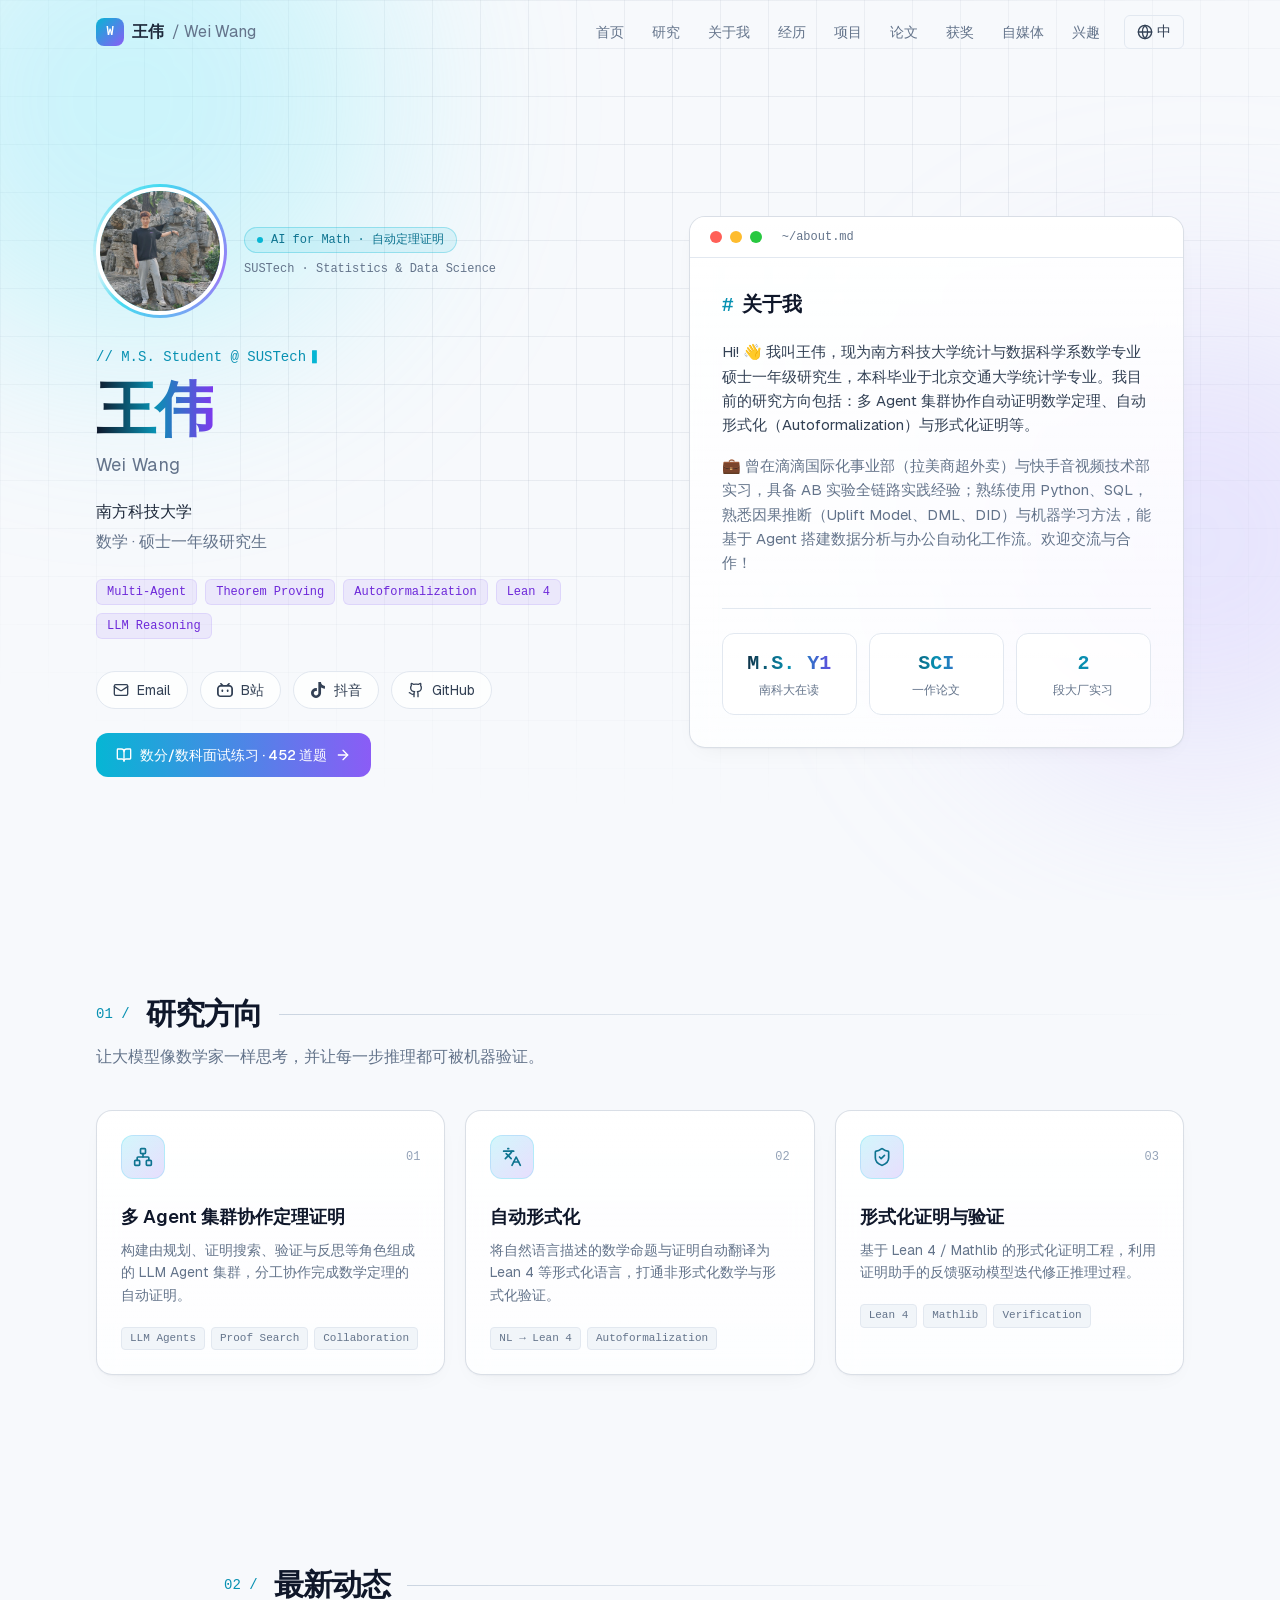
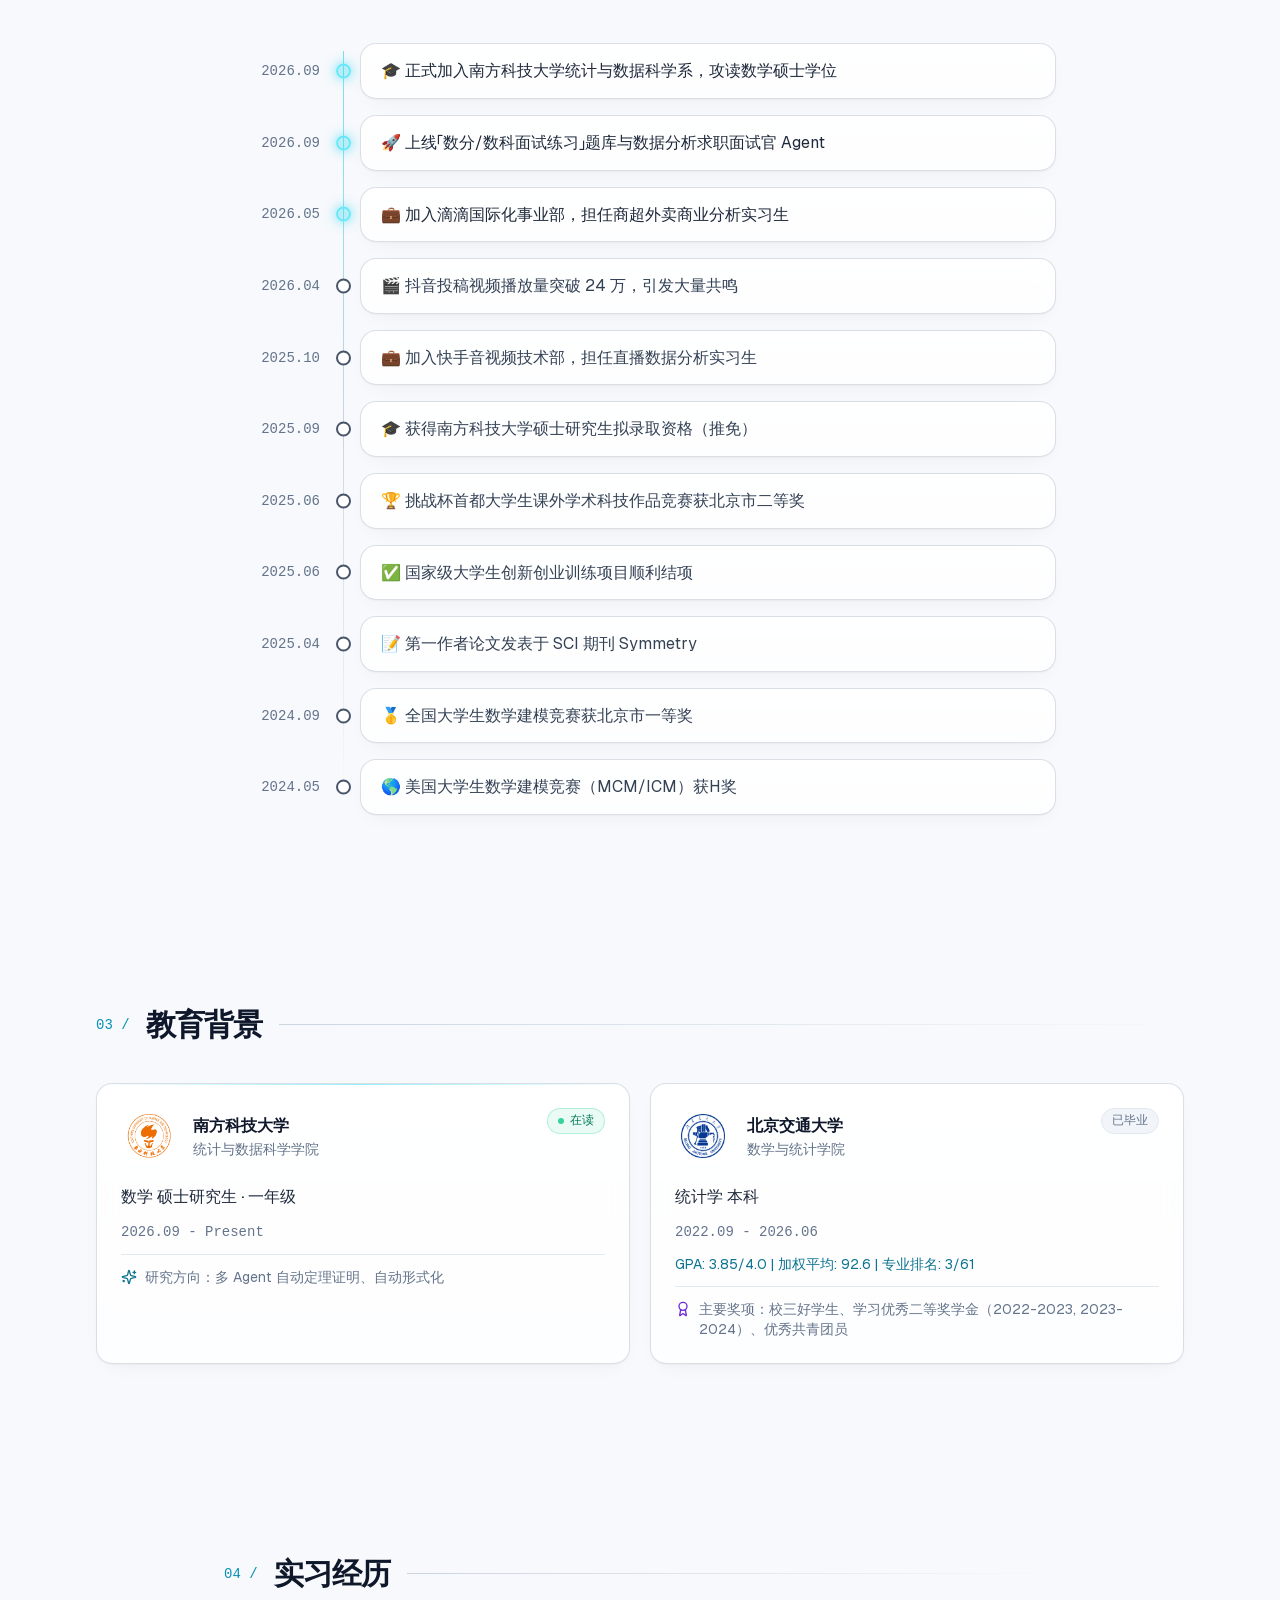
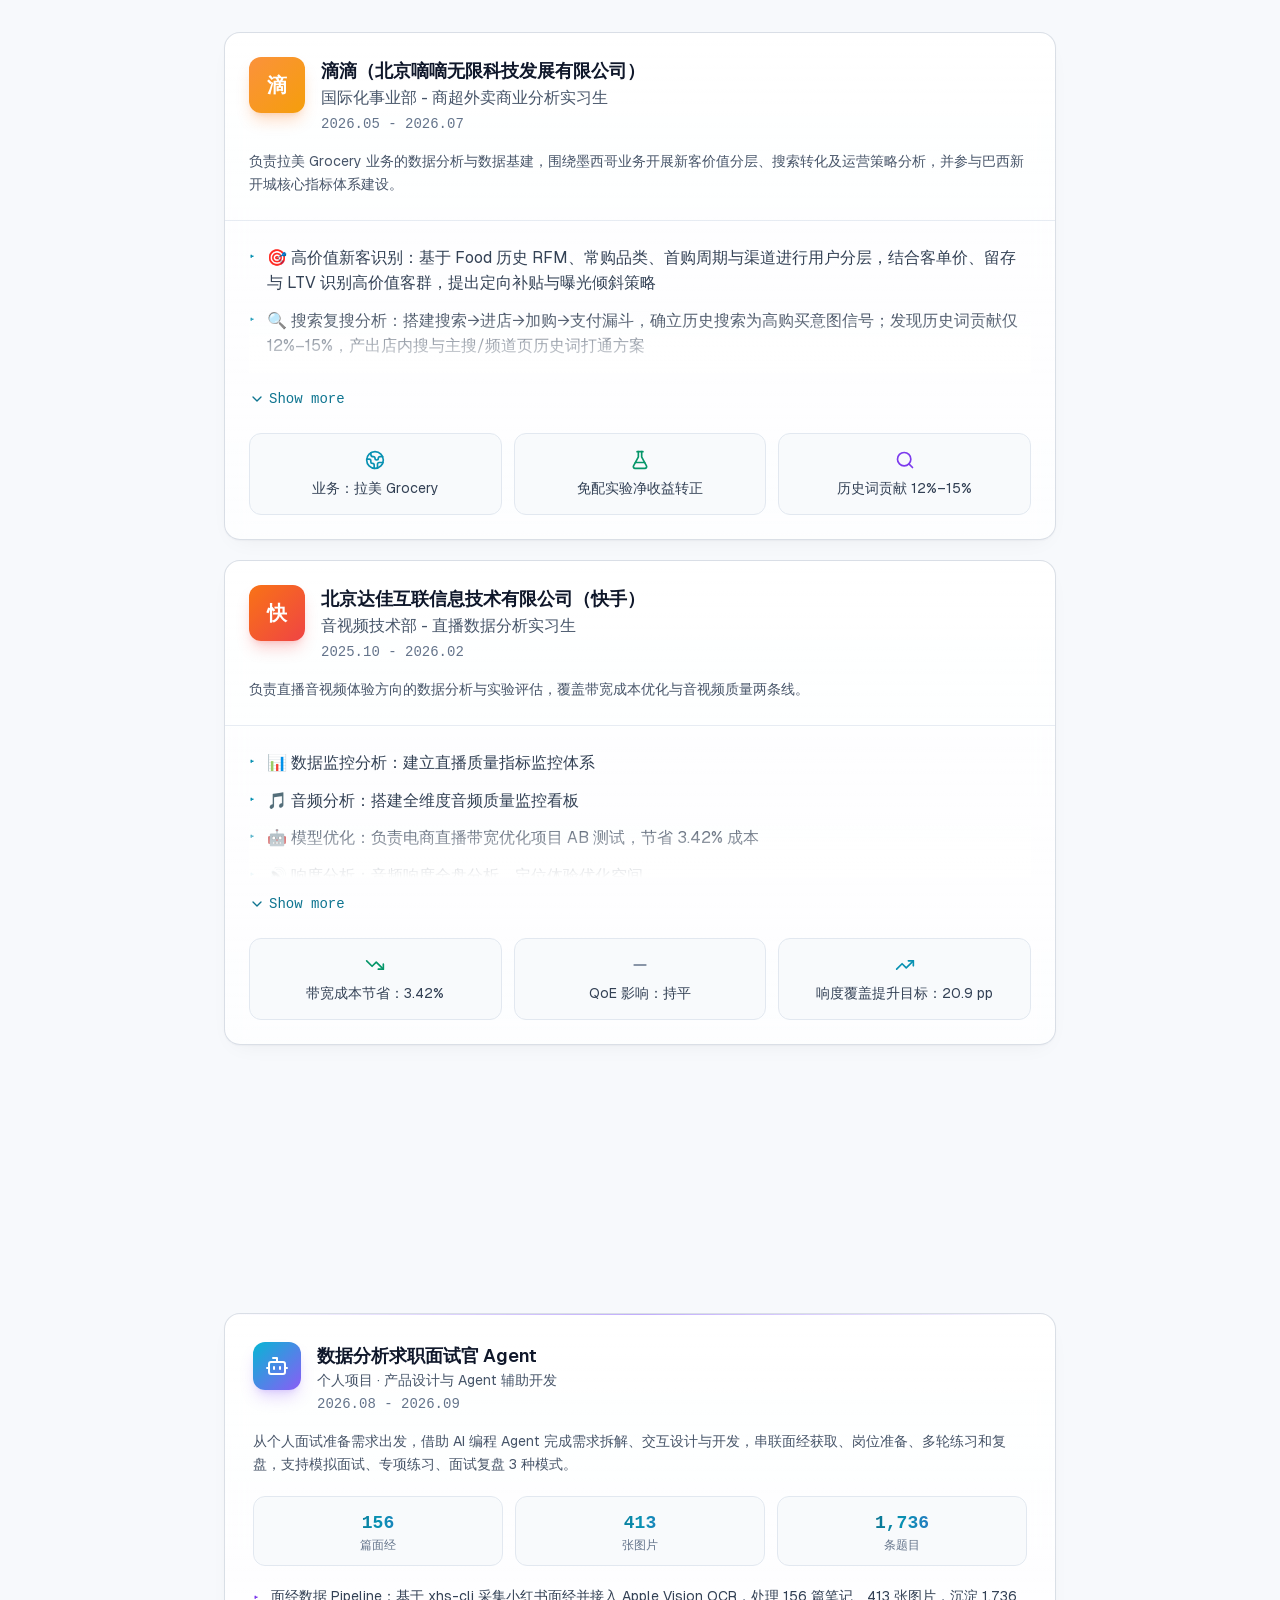
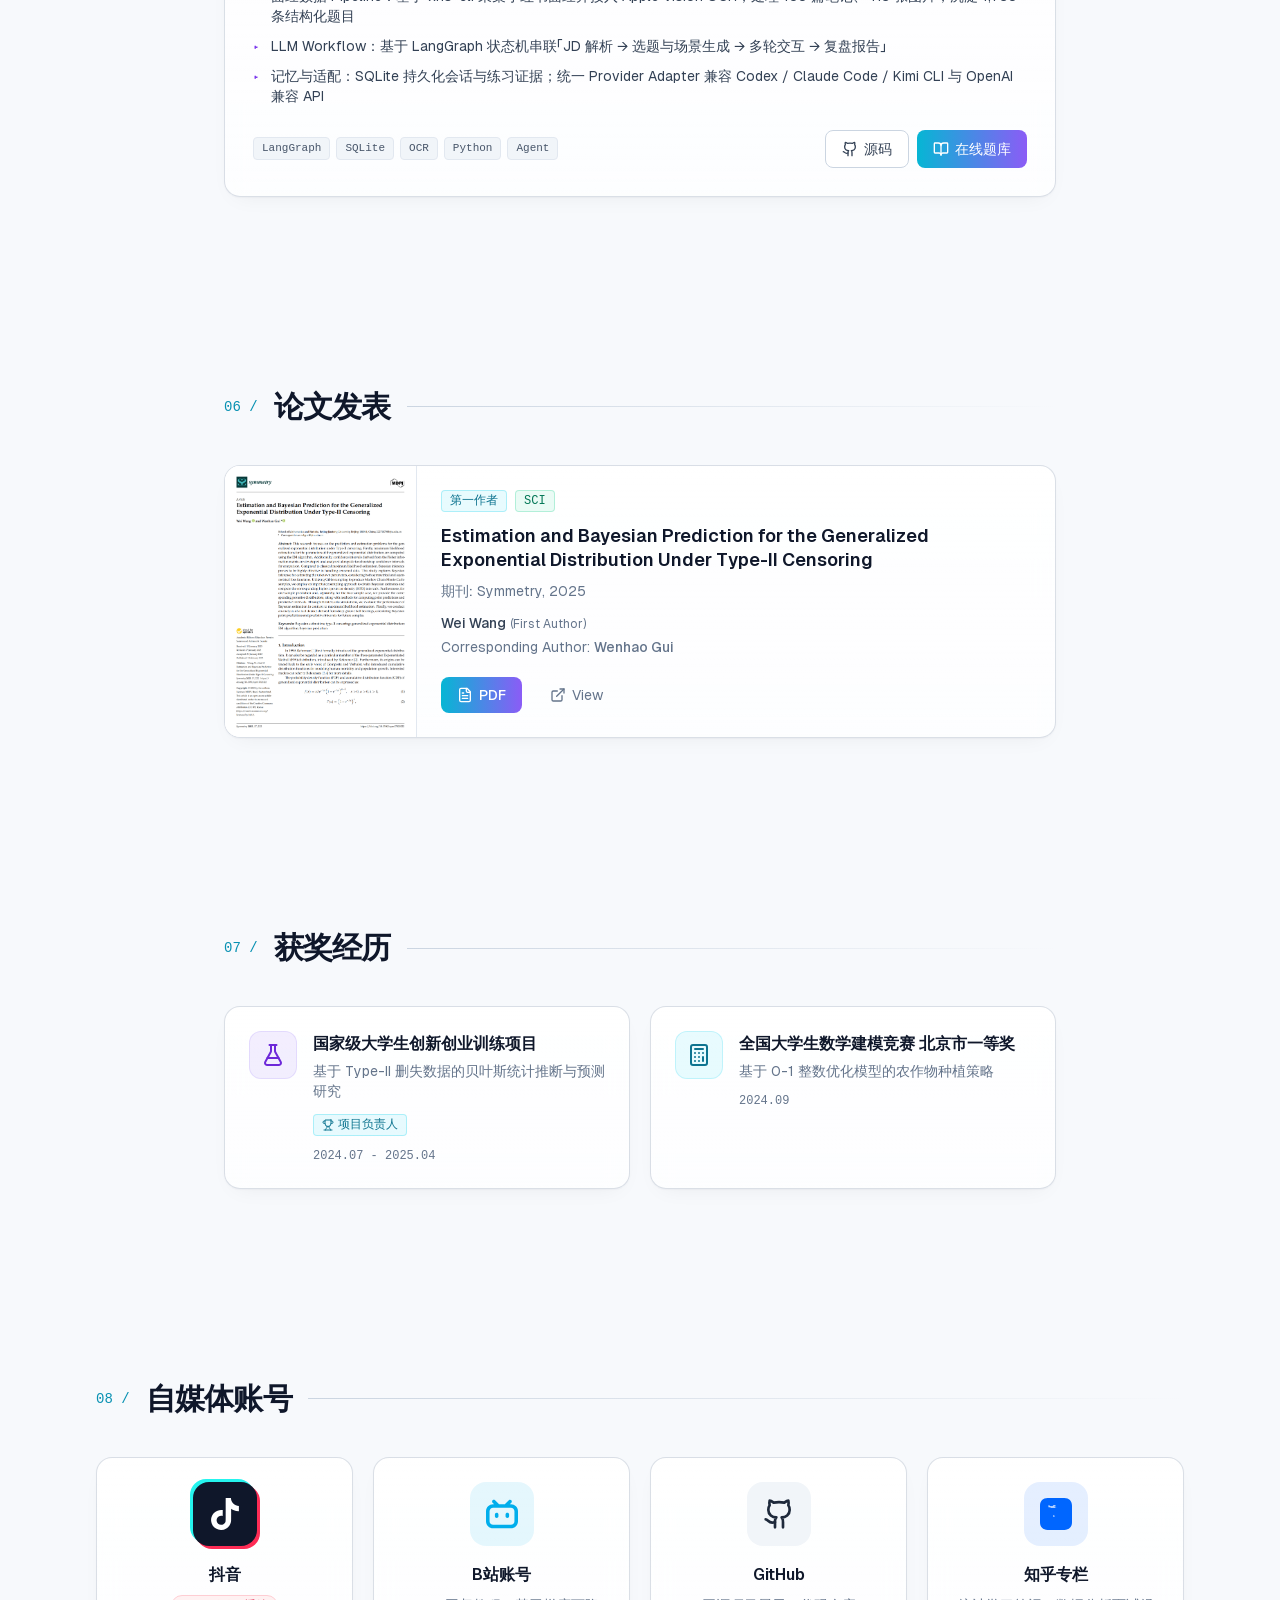
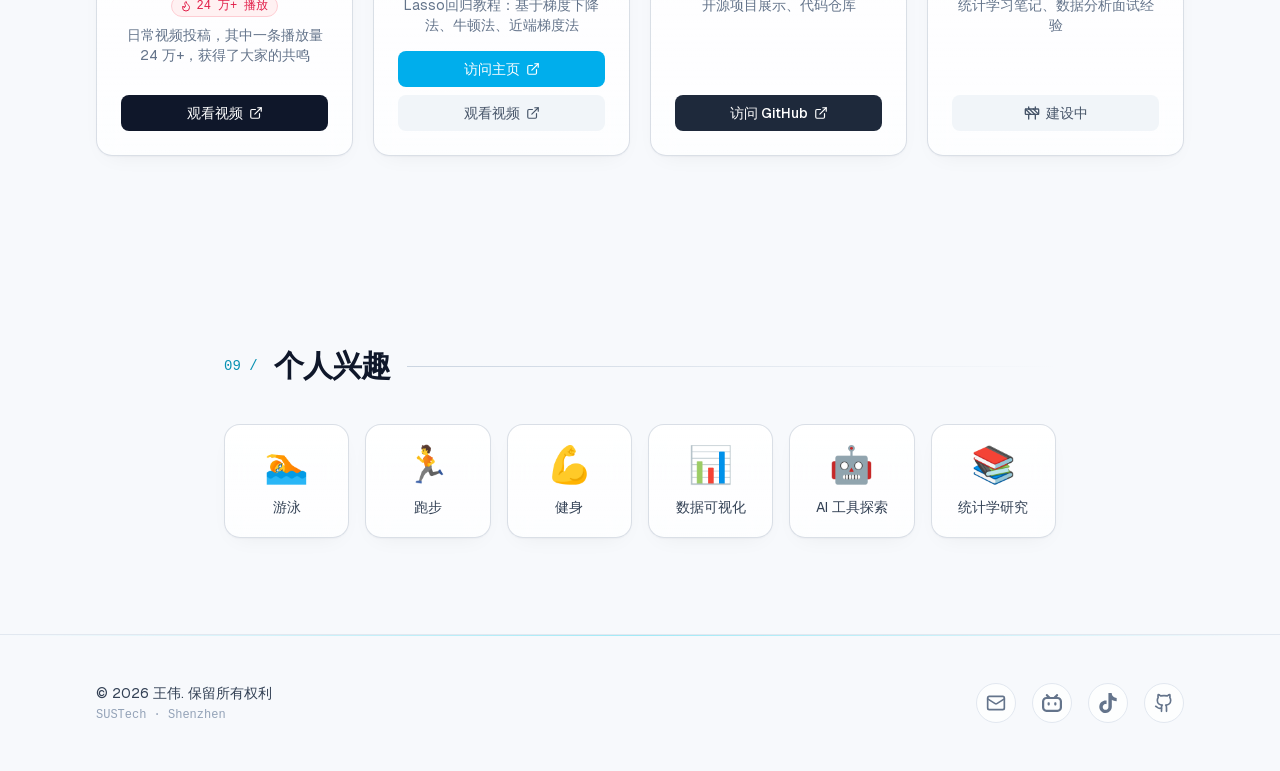
<file: index.html>
<!DOCTYPE html><html lang="zh-CN"><head><meta charSet="utf-8"/><meta name="viewport" content="width=device-width, initial-scale=1"/><link rel="preload" href="/_next/static/media/4473ecc91f70f139-s.p.woff" as="font" crossorigin="" type="font/woff"/><link rel="preload" href="/_next/static/media/463dafcda517f24f-s.p.woff" as="font" crossorigin="" type="font/woff"/><link rel="preload" as="image" href="/images/life-photo.JPG" fetchPriority="high"/><link rel="stylesheet" href="/_next/static/css/99bb30a148f42577.css" data-precedence="next"/><link rel="preload" as="script" fetchPriority="low" href="/_next/static/chunks/webpack-ebc79273db301c8f.js"/><script src="/_next/static/chunks/fd9d1056-03eebc0f1463ed16.js" async=""></script><script src="/_next/static/chunks/117-a37f4de12a07b80b.js" async=""></script><script src="/_next/static/chunks/main-app-33b0d9618d701dbf.js" async=""></script><script src="/_next/static/chunks/203-f6ca7f7f36bd0188.js" async=""></script><script src="/_next/static/chunks/706-908c19fa151e1ae3.js" async=""></script><script src="/_next/static/chunks/app/page-f4b133943cc25f5a.js" async=""></script><script src="/_next/static/chunks/app/layout-384f983610330fdb.js" async=""></script><title>王伟 | Wei Wang - SUSTech M.S. Student</title><meta name="description" content="南方科技大学数学硕士研究生，研究方向为多 Agent 协作自动定理证明与自动形式化；滴滴国际化事业部数据科学实习生。"/><meta name="author" content="Wei Wang"/><meta name="keywords" content="自动定理证明,自动形式化,Lean 4,Multi-Agent,数据科学,南方科技大学"/><meta property="og:title" content="王伟 | Wei Wang - SUSTech M.S. Student"/><meta property="og:description" content="多 Agent 自动定理证明 · 自动形式化 · 数据科学"/><meta property="og:type" content="website"/><meta name="twitter:card" content="summary"/><meta name="twitter:title" content="王伟 | Wei Wang - SUSTech M.S. Student"/><meta name="twitter:description" content="多 Agent 自动定理证明 · 自动形式化 · 数据科学"/><link rel="icon" href="/favicon.ico" type="image/x-icon" sizes="16x16"/><meta name="next-size-adjust"/><script src="/_next/static/chunks/polyfills-42372ed130431b0a.js" noModule=""></script></head><body class="__variable_1e4310 __variable_c3aa02 antialiased"><main class="relative min-h-screen bg-[#f7f9fc] text-slate-700 overflow-x-hidden"><header class="fixed top-0 left-0 right-0 z-50 transition-all duration-300 bg-transparent border-b border-transparent"><div class="max-w-6xl mx-auto px-4 sm:px-6 lg:px-8"><div class="flex items-center justify-between h-16"><button class="flex items-center gap-2 text-base font-semibold text-slate-800 hover:text-cyan-700 transition-colors"><span class="w-7 h-7 rounded-lg bg-gradient-to-br from-cyan-500 to-violet-500 flex items-center justify-center font-mono text-xs text-white font-bold">W</span>王伟<span class="hidden sm:inline text-slate-500 font-normal"> / <!-- -->Wei Wang</span></button><nav class="hidden lg:flex items-center gap-1"><button class="px-3 py-2 text-sm text-slate-500 hover:text-cyan-700 hover:bg-slate-100 rounded-md transition-all">首页</button><button class="px-3 py-2 text-sm text-slate-500 hover:text-cyan-700 hover:bg-slate-100 rounded-md transition-all">研究</button><button class="px-3 py-2 text-sm text-slate-500 hover:text-cyan-700 hover:bg-slate-100 rounded-md transition-all">关于我</button><button class="px-3 py-2 text-sm text-slate-500 hover:text-cyan-700 hover:bg-slate-100 rounded-md transition-all">经历</button><button class="px-3 py-2 text-sm text-slate-500 hover:text-cyan-700 hover:bg-slate-100 rounded-md transition-all">项目</button><button class="px-3 py-2 text-sm text-slate-500 hover:text-cyan-700 hover:bg-slate-100 rounded-md transition-all">论文</button><button class="px-3 py-2 text-sm text-slate-500 hover:text-cyan-700 hover:bg-slate-100 rounded-md transition-all">获奖</button><button class="px-3 py-2 text-sm text-slate-500 hover:text-cyan-700 hover:bg-slate-100 rounded-md transition-all">自媒体</button><button class="px-3 py-2 text-sm text-slate-500 hover:text-cyan-700 hover:bg-slate-100 rounded-md transition-all">兴趣</button><button class="ml-2 flex items-center gap-1 px-3 py-1.5 text-sm font-mono text-slate-700 hover:text-cyan-700 border border-slate-200 hover:border-cyan-400/50 rounded-md transition-all"><svg xmlns="http://www.w3.org/2000/svg" width="24" height="24" viewBox="0 0 24 24" fill="none" stroke="currentColor" stroke-width="2" stroke-linecap="round" stroke-linejoin="round" class="lucide lucide-globe w-4 h-4"><circle cx="12" cy="12" r="10"></circle><path d="M12 2a14.5 14.5 0 0 0 0 20 14.5 14.5 0 0 0 0-20"></path><path d="M2 12h20"></path></svg>中</button></nav><div class="flex items-center gap-2 lg:hidden"><button class="flex items-center gap-1 px-3 py-2 text-sm font-mono text-slate-700 hover:text-cyan-700 rounded-md"><svg xmlns="http://www.w3.org/2000/svg" width="24" height="24" viewBox="0 0 24 24" fill="none" stroke="currentColor" stroke-width="2" stroke-linecap="round" stroke-linejoin="round" class="lucide lucide-globe w-4 h-4"><circle cx="12" cy="12" r="10"></circle><path d="M12 2a14.5 14.5 0 0 0 0 20 14.5 14.5 0 0 0 0-20"></path><path d="M2 12h20"></path></svg>中</button><button class="p-2 text-slate-700 hover:text-cyan-700 rounded-md"><svg xmlns="http://www.w3.org/2000/svg" width="24" height="24" viewBox="0 0 24 24" fill="none" stroke="currentColor" stroke-width="2" stroke-linecap="round" stroke-linejoin="round" class="lucide lucide-menu w-5 h-5"><line x1="4" x2="20" y1="12" y2="12"></line><line x1="4" x2="20" y1="6" y2="6"></line><line x1="4" x2="20" y1="18" y2="18"></line></svg></button></div></div></div></header><section id="hero" class="relative min-h-screen pt-16 flex items-center overflow-hidden"><div class="absolute inset-0 bg-grid" aria-hidden="true"></div><div class="glow w-[520px] h-[520px] bg-cyan-300/30 -top-40 -left-32" aria-hidden="true"></div><div class="glow w-[480px] h-[480px] bg-violet-300/30 top-1/3 -right-40" aria-hidden="true"></div><div class="relative w-full max-w-6xl mx-auto px-4 sm:px-6 lg:px-8 py-16"><div class="grid lg:grid-cols-[1.1fr_1fr] gap-12 items-center"><div class="flex flex-col items-center lg:items-start text-center lg:text-left"><div class="flex items-center gap-5 mb-8"><div class="relative w-28 h-28 md:w-32 md:h-32 shrink-0"><div class="absolute -inset-[3px] rounded-full avatar-ring opacity-80" aria-hidden="true"></div><div class="relative w-full h-full rounded-full overflow-hidden border-4 border-white"><img alt="头像" fetchPriority="high" decoding="async" data-nimg="fill" class="object-cover" style="position:absolute;height:100%;width:100%;left:0;top:0;right:0;bottom:0;color:transparent" src="/images/life-photo.JPG"/></div></div><div class="hidden sm:block text-left"><span class="inline-flex items-center gap-2 px-3 py-1 rounded-full border border-cyan-500/30 bg-cyan-500/10 text-cyan-700 text-xs font-mono"><span class="w-1.5 h-1.5 rounded-full bg-cyan-500 animate-pulse"></span>AI for Math · 自动定理证明</span><p class="mt-2 font-mono text-xs text-slate-500">SUSTech · Statistics &amp; Data Science</p></div></div><p class="font-mono text-sm text-cyan-600 mb-3 cursor-blink">// <!-- -->M.S. Student @ SUSTech</p><h1 class="text-5xl md:text-6xl font-semibold tracking-tight text-gradient mb-3">王伟</h1><p class="text-lg text-slate-500 mb-5 tracking-wide">Wei Wang</p><div class="mb-6 space-y-1"><p class="text-slate-800 font-medium">南方科技大学</p><p class="text-slate-500">数学 · 硕士一年级研究生</p></div><div class="flex flex-wrap gap-2 justify-center lg:justify-start mb-8"><span class="px-2.5 py-1 rounded-md font-mono text-xs text-violet-700 bg-violet-500/10 border border-violet-400/20">Multi-Agent</span><span class="px-2.5 py-1 rounded-md font-mono text-xs text-violet-700 bg-violet-500/10 border border-violet-400/20">Theorem Proving</span><span class="px-2.5 py-1 rounded-md font-mono text-xs text-violet-700 bg-violet-500/10 border border-violet-400/20">Autoformalization</span><span class="px-2.5 py-1 rounded-md font-mono text-xs text-violet-700 bg-violet-500/10 border border-violet-400/20">Lean 4</span><span class="px-2.5 py-1 rounded-md font-mono text-xs text-violet-700 bg-violet-500/10 border border-violet-400/20">LLM Reasoning</span></div><div class="flex flex-wrap gap-3 justify-center lg:justify-start"><a href="mailto:onewey1@sina.com" class="flex items-center gap-2 px-4 py-2 rounded-full border border-slate-200 bg-white/80 text-slate-700 hover:text-cyan-700 hover:border-cyan-400/50 transition-all text-sm"><svg xmlns="http://www.w3.org/2000/svg" width="24" height="24" viewBox="0 0 24 24" fill="none" stroke="currentColor" stroke-width="2" stroke-linecap="round" stroke-linejoin="round" class="lucide lucide-mail w-4 h-4"><rect width="20" height="16" x="2" y="4" rx="2"></rect><path d="m22 7-8.97 5.7a1.94 1.94 0 0 1-2.06 0L2 7"></path></svg>Email</a><a href="https://space.bilibili.com/513985257" target="_blank" rel="noopener noreferrer" class="flex items-center gap-2 px-4 py-2 rounded-full border border-slate-200 bg-white/80 text-slate-700 hover:text-cyan-700 hover:border-cyan-400/50 transition-all text-sm"><svg class="w-4 h-4" viewBox="0 0 24 24" fill="currentColor"><path d="M17.813 4.653h.854c1.51.054 2.769.578 3.773 1.574 1.004.995 1.524 2.249 1.56 3.76v7.36c-.036 1.51-.556 2.769-1.56 3.773s-2.262 1.524-3.773 1.56H5.333c-1.51-.036-2.769-.556-3.773-1.56S.036 18.858 0 17.347v-7.36c.036-1.511.556-2.765 1.56-3.76 1.004-.996 2.262-1.52 3.773-1.574h.774l-1.174-1.12a1.234 1.234 0 0 1-.373-.906c0-.356.124-.658.373-.907l.027-.027c.267-.249.573-.373.92-.373.347 0 .653.124.92.373L9.653 4.44c.071.071.134.142.187.213h4.267a.836.836 0 0 1 .16-.213l2.853-2.747c.267-.249.573-.373.92-.373.347 0 .662.151.929.4.267.249.391.551.391.907 0 .355-.124.657-.373.906zM5.333 7.24c-.746.018-1.373.276-1.88.773-.506.498-.769 1.13-.786 1.894v7.52c.017.764.28 1.395.786 1.893.507.498 1.134.756 1.88.773h13.334c.746-.017 1.373-.275 1.88-.773.506-.498.769-1.129.786-1.893v-7.52c-.017-.765-.28-1.396-.786-1.894-.507-.497-1.134-.755-1.88-.773zM8 11.107c.373 0 .684.124.933.373.25.249.383.569.4.96v1.173c-.017.391-.15.711-.4.96-.249.25-.56.374-.933.374s-.684-.125-.933-.374c-.25-.249-.383-.569-.4-.96V12.44c0-.373.129-.689.386-.947.258-.257.574-.386.947-.386zm8 0c.373 0 .684.124.933.373.25.249.383.569.4.96v1.173c-.017.391-.15.711-.4.96-.249.25-.56.374-.933.374s-.684-.125-.933-.374c-.25-.249-.383-.569-.4-.96V12.44c.017-.391.15-.711.4-.96.249-.249.56-.373.933-.373z"></path></svg>B站</a><a href="https://www.douyin.com/article/7627879393785043301" target="_blank" rel="noopener noreferrer" class="flex items-center gap-2 px-4 py-2 rounded-full border border-slate-200 bg-white/80 text-slate-700 hover:text-cyan-700 hover:border-cyan-400/50 transition-all text-sm"><svg class="w-4 h-4" viewBox="0 0 24 24" fill="currentColor"><path d="M12.525.02c1.31-.02 2.61-.01 3.91-.02.08 1.53.63 3.09 1.75 4.17 1.12 1.11 2.7 1.62 4.24 1.79v4.03c-1.44-.05-2.89-.35-4.2-.97-.57-.26-1.1-.59-1.62-.93-.01 2.92.01 5.84-.02 8.75-.08 1.4-.54 2.79-1.35 3.94-1.31 1.92-3.58 3.17-5.91 3.21-1.43.08-2.86-.31-4.08-1.03-2.02-1.19-3.44-3.37-3.65-5.71-.02-.5-.03-1-.01-1.49.18-1.9 1.12-3.72 2.58-4.96 1.66-1.44 3.98-2.13 6.15-1.72.02 1.48-.04 2.96-.04 4.44-.99-.32-2.15-.23-3.02.37-.63.41-1.11 1.04-1.36 1.75-.21.51-.15 1.07-.14 1.61.24 1.64 1.82 3.02 3.5 2.87 1.12-.01 2.19-.66 2.77-1.61.19-.33.4-.67.41-1.06.1-1.79.06-3.57.07-5.36.01-4.03-.01-8.05.02-12.07z"></path></svg>抖音</a><a href="https://github.com/justinhull21998-code" target="_blank" rel="noopener noreferrer" class="flex items-center gap-2 px-4 py-2 rounded-full border border-slate-200 bg-white/80 text-slate-700 hover:text-cyan-700 hover:border-cyan-400/50 transition-all text-sm"><svg xmlns="http://www.w3.org/2000/svg" width="24" height="24" viewBox="0 0 24 24" fill="none" stroke="currentColor" stroke-width="2" stroke-linecap="round" stroke-linejoin="round" class="lucide lucide-github w-4 h-4"><path d="M15 22v-4a4.8 4.8 0 0 0-1-3.5c3 0 6-2 6-5.5.08-1.25-.27-2.48-1-3.5.28-1.15.28-2.35 0-3.5 0 0-1 0-3 1.5-2.64-.5-5.36-.5-8 0C6 2 5 2 5 2c-.3 1.15-.3 2.35 0 3.5A5.403 5.403 0 0 0 4 9c0 3.5 3 5.5 6 5.5-.39.49-.68 1.05-.85 1.65-.17.6-.22 1.23-.15 1.85v4"></path><path d="M9 18c-4.51 2-5-2-7-2"></path></svg>GitHub</a></div><a href="/interview/" class="group mt-6 inline-flex items-center gap-2 px-5 py-3 rounded-xl text-sm font-medium text-white bg-gradient-to-r from-cyan-500 to-violet-500 hover:shadow-[0_0_30px_-5px_rgba(34,211,238,0.6)] transition-shadow"><svg xmlns="http://www.w3.org/2000/svg" width="24" height="24" viewBox="0 0 24 24" fill="none" stroke="currentColor" stroke-width="2" stroke-linecap="round" stroke-linejoin="round" class="lucide lucide-book-open w-4 h-4" aria-hidden="true"><path d="M12 7v14"></path><path d="M3 18a1 1 0 0 1-1-1V4a1 1 0 0 1 1-1h5a4 4 0 0 1 4 4 4 4 0 0 1 4-4h5a1 1 0 0 1 1 1v13a1 1 0 0 1-1 1h-6a3 3 0 0 0-3 3 3 3 0 0 0-3-3z"></path></svg>数分/数科面试练习 · 452 道题<svg xmlns="http://www.w3.org/2000/svg" width="24" height="24" viewBox="0 0 24 24" fill="none" stroke="currentColor" stroke-width="2" stroke-linecap="round" stroke-linejoin="round" class="lucide lucide-arrow-right w-4 h-4 group-hover:translate-x-0.5 transition-transform" aria-hidden="true"><path d="M5 12h14"></path><path d="m12 5 7 7-7 7"></path></svg></a></div><div class="glass-card overflow-hidden shadow-xl shadow-slate-900/5"><div class="flex items-center gap-2 px-5 py-3 border-b border-slate-200 bg-white/80"><span class="w-3 h-3 rounded-full bg-[#ff5f57]"></span><span class="w-3 h-3 rounded-full bg-[#febc2e]"></span><span class="w-3 h-3 rounded-full bg-[#28c840]"></span><span class="ml-3 font-mono text-xs text-slate-500">~/about.md</span></div><div class="p-7 md:p-8"><h2 class="text-xl font-semibold text-slate-900 mb-5"><span class="font-mono text-cyan-600 mr-2">#</span>关于我</h2><div class="space-y-4 text-slate-700 leading-relaxed text-[15px]"><p>Hi! 👋 我叫王伟，现为南方科技大学统计与数据科学系数学专业硕士一年级研究生，本科毕业于北京交通大学统计学专业。我目前的研究方向包括：多 Agent 集群协作自动证明数学定理、自动形式化（Autoformalization）与形式化证明等。</p><p class="text-slate-500">💼 曾在滴滴国际化事业部（拉美商超外卖）与快手音视频技术部实习，具备 AB 实验全链路实践经验；熟练使用 Python、SQL，熟悉因果推断（Uplift Model、DML、DID）与机器学习方法，能基于 Agent 搭建数据分析与办公自动化工作流。欢迎交流与合作！</p></div><div class="grid grid-cols-3 gap-3 mt-8 pt-6 border-t border-slate-200"><div class="rounded-xl bg-white/80 border border-slate-200 px-3 py-4 text-center"><div class="font-mono text-xl font-semibold text-gradient">M.S. Y1</div><div class="text-xs text-slate-500 mt-1">南科大在读</div></div><div class="rounded-xl bg-white/80 border border-slate-200 px-3 py-4 text-center"><div class="font-mono text-xl font-semibold text-gradient">SCI</div><div class="text-xs text-slate-500 mt-1">一作论文</div></div><div class="rounded-xl bg-white/80 border border-slate-200 px-3 py-4 text-center"><div class="font-mono text-xl font-semibold text-gradient">2</div><div class="text-xs text-slate-500 mt-1">段大厂实习</div></div></div></div></div></div></div></section><section id="research" class="relative py-24"><div class="max-w-6xl mx-auto px-4 sm:px-6 lg:px-8"><div class="mb-10 animate-on-scroll"><div class="flex items-center gap-4"><span class="font-mono text-sm text-cyan-600">01<!-- --> /</span><h2 class="text-2xl md:text-3xl font-semibold tracking-tight text-slate-900">研究方向</h2><div class="flex-1 h-px bg-gradient-to-r from-slate-300 to-transparent"></div></div><p class="mt-3 text-slate-500 max-w-2xl">让大模型像数学家一样思考，并让每一步推理都可被机器验证。</p></div><div class="grid md:grid-cols-3 gap-5"><div class="glass-card glass-card-hover p-6 animate-on-scroll group"><div class="flex items-center justify-between mb-6"><div class="w-11 h-11 rounded-xl flex items-center justify-center bg-gradient-to-br from-cyan-400/20 to-violet-500/20 border border-cyan-400/20 group-hover:border-cyan-300/50 transition-colors"><svg xmlns="http://www.w3.org/2000/svg" width="24" height="24" viewBox="0 0 24 24" fill="none" stroke="currentColor" stroke-width="2" stroke-linecap="round" stroke-linejoin="round" class="lucide lucide-network w-5 h-5 text-cyan-700"><rect x="16" y="16" width="6" height="6" rx="1"></rect><rect x="2" y="16" width="6" height="6" rx="1"></rect><rect x="9" y="2" width="6" height="6" rx="1"></rect><path d="M5 16v-3a1 1 0 0 1 1-1h12a1 1 0 0 1 1 1v3"></path><path d="M12 12V8"></path></svg></div><span class="font-mono text-xs text-slate-400">0<!-- -->1</span></div><h3 class="text-lg font-semibold text-slate-900 mb-2">多 Agent 集群协作定理证明</h3><p class="text-sm text-slate-500 leading-relaxed mb-5">构建由规划、证明搜索、验证与反思等角色组成的 LLM Agent 集群，分工协作完成数学定理的自动证明。</p><div class="flex flex-wrap gap-1.5"><span class="px-2 py-0.5 rounded font-mono text-[11px] text-slate-500 bg-slate-100 border border-slate-200">LLM Agents</span><span class="px-2 py-0.5 rounded font-mono text-[11px] text-slate-500 bg-slate-100 border border-slate-200">Proof Search</span><span class="px-2 py-0.5 rounded font-mono text-[11px] text-slate-500 bg-slate-100 border border-slate-200">Collaboration</span></div></div><div class="glass-card glass-card-hover p-6 animate-on-scroll group"><div class="flex items-center justify-between mb-6"><div class="w-11 h-11 rounded-xl flex items-center justify-center bg-gradient-to-br from-cyan-400/20 to-violet-500/20 border border-cyan-400/20 group-hover:border-cyan-300/50 transition-colors"><svg xmlns="http://www.w3.org/2000/svg" width="24" height="24" viewBox="0 0 24 24" fill="none" stroke="currentColor" stroke-width="2" stroke-linecap="round" stroke-linejoin="round" class="lucide lucide-languages w-5 h-5 text-cyan-700"><path d="m5 8 6 6"></path><path d="m4 14 6-6 2-3"></path><path d="M2 5h12"></path><path d="M7 2h1"></path><path d="m22 22-5-10-5 10"></path><path d="M14 18h6"></path></svg></div><span class="font-mono text-xs text-slate-400">0<!-- -->2</span></div><h3 class="text-lg font-semibold text-slate-900 mb-2">自动形式化</h3><p class="text-sm text-slate-500 leading-relaxed mb-5">将自然语言描述的数学命题与证明自动翻译为 Lean 4 等形式化语言，打通非形式化数学与形式化验证。</p><div class="flex flex-wrap gap-1.5"><span class="px-2 py-0.5 rounded font-mono text-[11px] text-slate-500 bg-slate-100 border border-slate-200">NL → Lean 4</span><span class="px-2 py-0.5 rounded font-mono text-[11px] text-slate-500 bg-slate-100 border border-slate-200">Autoformalization</span></div></div><div class="glass-card glass-card-hover p-6 animate-on-scroll group"><div class="flex items-center justify-between mb-6"><div class="w-11 h-11 rounded-xl flex items-center justify-center bg-gradient-to-br from-cyan-400/20 to-violet-500/20 border border-cyan-400/20 group-hover:border-cyan-300/50 transition-colors"><svg xmlns="http://www.w3.org/2000/svg" width="24" height="24" viewBox="0 0 24 24" fill="none" stroke="currentColor" stroke-width="2" stroke-linecap="round" stroke-linejoin="round" class="lucide lucide-shield-check w-5 h-5 text-cyan-700"><path d="M20 13c0 5-3.5 7.5-7.66 8.95a1 1 0 0 1-.67-.01C7.5 20.5 4 18 4 13V6a1 1 0 0 1 1-1c2 0 4.5-1.2 6.24-2.72a1.17 1.17 0 0 1 1.52 0C14.51 3.81 17 5 19 5a1 1 0 0 1 1 1z"></path><path d="m9 12 2 2 4-4"></path></svg></div><span class="font-mono text-xs text-slate-400">0<!-- -->3</span></div><h3 class="text-lg font-semibold text-slate-900 mb-2">形式化证明与验证</h3><p class="text-sm text-slate-500 leading-relaxed mb-5">基于 Lean 4 / Mathlib 的形式化证明工程，利用证明助手的反馈驱动模型迭代修正推理过程。</p><div class="flex flex-wrap gap-1.5"><span class="px-2 py-0.5 rounded font-mono text-[11px] text-slate-500 bg-slate-100 border border-slate-200">Lean 4</span><span class="px-2 py-0.5 rounded font-mono text-[11px] text-slate-500 bg-slate-100 border border-slate-200">Mathlib</span><span class="px-2 py-0.5 rounded font-mono text-[11px] text-slate-500 bg-slate-100 border border-slate-200">Verification</span></div></div></div></div></section><section id="about" class="relative py-24"><div class="max-w-4xl mx-auto px-4 sm:px-6 lg:px-8"><div class="mb-10 animate-on-scroll"><div class="flex items-center gap-4"><span class="font-mono text-sm text-cyan-600">02<!-- --> /</span><h2 class="text-2xl md:text-3xl font-semibold tracking-tight text-slate-900">最新动态</h2><div class="flex-1 h-px bg-gradient-to-r from-slate-300 to-transparent"></div></div></div><div class="relative"><div class="absolute left-[7px] md:left-[119px] top-2 bottom-2 w-px bg-gradient-to-b from-cyan-400/60 via-slate-300 to-transparent"></div><div class="space-y-4"><div class="relative flex flex-col md:flex-row md:items-center gap-1 md:gap-10 pl-7 md:pl-0 animate-on-scroll"><span class="md:w-24 md:text-right font-mono text-sm text-slate-500 shrink-0">2026.09</span><span class="absolute left-0 md:left-[112px] top-1.5 md:top-1/2 md:-translate-y-1/2 w-[15px] h-[15px] rounded-full border-2 border-cyan-300 bg-cyan-400/30 shadow-[0_0_12px_rgba(34,211,238,0.7)]"></span><div class="flex-1 glass-card glass-card-hover px-5 py-3.5"><p class="text-slate-800">🎓 正式加入南方科技大学统计与数据科学系，攻读数学硕士学位</p></div></div><div class="relative flex flex-col md:flex-row md:items-center gap-1 md:gap-10 pl-7 md:pl-0 animate-on-scroll"><span class="md:w-24 md:text-right font-mono text-sm text-slate-500 shrink-0">2026.09</span><span class="absolute left-0 md:left-[112px] top-1.5 md:top-1/2 md:-translate-y-1/2 w-[15px] h-[15px] rounded-full border-2 border-cyan-300 bg-cyan-400/30 shadow-[0_0_12px_rgba(34,211,238,0.7)]"></span><div class="flex-1 glass-card glass-card-hover px-5 py-3.5"><p class="text-slate-800">🚀 上线「数分/数科面试练习」题库与数据分析求职面试官 Agent</p></div></div><div class="relative flex flex-col md:flex-row md:items-center gap-1 md:gap-10 pl-7 md:pl-0 animate-on-scroll"><span class="md:w-24 md:text-right font-mono text-sm text-slate-500 shrink-0">2026.05</span><span class="absolute left-0 md:left-[112px] top-1.5 md:top-1/2 md:-translate-y-1/2 w-[15px] h-[15px] rounded-full border-2 border-cyan-300 bg-cyan-400/30 shadow-[0_0_12px_rgba(34,211,238,0.7)]"></span><div class="flex-1 glass-card glass-card-hover px-5 py-3.5"><p class="text-slate-800">💼 加入滴滴国际化事业部，担任商超外卖商业分析实习生</p></div></div><div class="relative flex flex-col md:flex-row md:items-center gap-1 md:gap-10 pl-7 md:pl-0 animate-on-scroll"><span class="md:w-24 md:text-right font-mono text-sm text-slate-500 shrink-0">2026.04</span><span class="absolute left-0 md:left-[112px] top-1.5 md:top-1/2 md:-translate-y-1/2 w-[15px] h-[15px] rounded-full border-2 border-slate-600 bg-white"></span><div class="flex-1 glass-card glass-card-hover px-5 py-3.5"><p class="text-slate-700">🎬 抖音投稿视频播放量突破 24 万，引发大量共鸣</p></div></div><div class="relative flex flex-col md:flex-row md:items-center gap-1 md:gap-10 pl-7 md:pl-0 animate-on-scroll"><span class="md:w-24 md:text-right font-mono text-sm text-slate-500 shrink-0">2025.10</span><span class="absolute left-0 md:left-[112px] top-1.5 md:top-1/2 md:-translate-y-1/2 w-[15px] h-[15px] rounded-full border-2 border-slate-600 bg-white"></span><div class="flex-1 glass-card glass-card-hover px-5 py-3.5"><p class="text-slate-700">💼 加入快手音视频技术部，担任直播数据分析实习生</p></div></div><div class="relative flex flex-col md:flex-row md:items-center gap-1 md:gap-10 pl-7 md:pl-0 animate-on-scroll"><span class="md:w-24 md:text-right font-mono text-sm text-slate-500 shrink-0">2025.09</span><span class="absolute left-0 md:left-[112px] top-1.5 md:top-1/2 md:-translate-y-1/2 w-[15px] h-[15px] rounded-full border-2 border-slate-600 bg-white"></span><div class="flex-1 glass-card glass-card-hover px-5 py-3.5"><p class="text-slate-700">🎓 获得南方科技大学硕士研究生拟录取资格（推免）</p></div></div><div class="relative flex flex-col md:flex-row md:items-center gap-1 md:gap-10 pl-7 md:pl-0 animate-on-scroll"><span class="md:w-24 md:text-right font-mono text-sm text-slate-500 shrink-0">2025.06</span><span class="absolute left-0 md:left-[112px] top-1.5 md:top-1/2 md:-translate-y-1/2 w-[15px] h-[15px] rounded-full border-2 border-slate-600 bg-white"></span><div class="flex-1 glass-card glass-card-hover px-5 py-3.5"><p class="text-slate-700">🏆 挑战杯首都大学生课外学术科技作品竞赛获北京市二等奖</p></div></div><div class="relative flex flex-col md:flex-row md:items-center gap-1 md:gap-10 pl-7 md:pl-0 animate-on-scroll"><span class="md:w-24 md:text-right font-mono text-sm text-slate-500 shrink-0">2025.06</span><span class="absolute left-0 md:left-[112px] top-1.5 md:top-1/2 md:-translate-y-1/2 w-[15px] h-[15px] rounded-full border-2 border-slate-600 bg-white"></span><div class="flex-1 glass-card glass-card-hover px-5 py-3.5"><p class="text-slate-700">✅ 国家级大学生创新创业训练项目顺利结项</p></div></div><div class="relative flex flex-col md:flex-row md:items-center gap-1 md:gap-10 pl-7 md:pl-0 animate-on-scroll"><span class="md:w-24 md:text-right font-mono text-sm text-slate-500 shrink-0">2025.04</span><span class="absolute left-0 md:left-[112px] top-1.5 md:top-1/2 md:-translate-y-1/2 w-[15px] h-[15px] rounded-full border-2 border-slate-600 bg-white"></span><div class="flex-1 glass-card glass-card-hover px-5 py-3.5"><p class="text-slate-700">📝 第一作者论文发表于 SCI 期刊 Symmetry</p></div></div><div class="relative flex flex-col md:flex-row md:items-center gap-1 md:gap-10 pl-7 md:pl-0 animate-on-scroll"><span class="md:w-24 md:text-right font-mono text-sm text-slate-500 shrink-0">2024.09</span><span class="absolute left-0 md:left-[112px] top-1.5 md:top-1/2 md:-translate-y-1/2 w-[15px] h-[15px] rounded-full border-2 border-slate-600 bg-white"></span><div class="flex-1 glass-card glass-card-hover px-5 py-3.5"><p class="text-slate-700">🥇 全国大学生数学建模竞赛获北京市一等奖</p></div></div><div class="relative flex flex-col md:flex-row md:items-center gap-1 md:gap-10 pl-7 md:pl-0 animate-on-scroll"><span class="md:w-24 md:text-right font-mono text-sm text-slate-500 shrink-0">2024.05</span><span class="absolute left-0 md:left-[112px] top-1.5 md:top-1/2 md:-translate-y-1/2 w-[15px] h-[15px] rounded-full border-2 border-slate-600 bg-white"></span><div class="flex-1 glass-card glass-card-hover px-5 py-3.5"><p class="text-slate-700">🌎 美国大学生数学建模竞赛（MCM/ICM）获H奖</p></div></div></div></div></div></section><section id="education" class="relative py-24"><div class="max-w-6xl mx-auto px-4 sm:px-6 lg:px-8"><div class="mb-10 animate-on-scroll"><div class="flex items-center gap-4"><span class="font-mono text-sm text-cyan-600">03<!-- --> /</span><h2 class="text-2xl md:text-3xl font-semibold tracking-tight text-slate-900">教育背景</h2><div class="flex-1 h-px bg-gradient-to-r from-slate-300 to-transparent"></div></div></div><div class="grid md:grid-cols-2 gap-5"><div class="glass-card glass-card-hover p-6 animate-on-scroll border-cyan-400/30"><div class="absolute inset-x-0 top-0 h-px bg-gradient-to-r from-transparent via-cyan-300/70 to-transparent"></div><div class="flex items-start justify-between gap-4 mb-5"><div class="flex items-center gap-4"><div class="relative w-14 h-14 rounded-xl overflow-hidden shrink-0 bg-white p-1.5"><div class="relative w-full h-full"><img alt="南方科技大学" loading="lazy" decoding="async" data-nimg="fill" class="object-contain" style="position:absolute;height:100%;width:100%;left:0;top:0;right:0;bottom:0;color:transparent" src="/images/sustech-logo.png"/></div></div><div><h3 class="font-semibold text-slate-900">南方科技大学</h3><p class="text-sm text-slate-500">统计与数据科学学院</p></div></div><span class="inline-flex items-center gap-1.5 px-2.5 py-1 text-xs font-mono text-emerald-700 bg-emerald-400/10 border border-emerald-400/30 rounded-full shrink-0"><span class="w-1.5 h-1.5 rounded-full bg-emerald-400 animate-pulse"></span>在读</span></div><div class="space-y-3"><p class="text-slate-800 font-medium">数学 硕士研究生 · 一年级</p><p class="font-mono text-sm text-slate-500">2026.09 - Present</p><div class="pt-3 border-t border-slate-200 flex items-start gap-2"><svg xmlns="http://www.w3.org/2000/svg" width="24" height="24" viewBox="0 0 24 24" fill="none" stroke="currentColor" stroke-width="2" stroke-linecap="round" stroke-linejoin="round" class="lucide lucide-sparkles w-4 h-4 text-cyan-700 mt-0.5 shrink-0"><path d="M9.937 15.5A2 2 0 0 0 8.5 14.063l-6.135-1.582a.5.5 0 0 1 0-.962L8.5 9.936A2 2 0 0 0 9.937 8.5l1.582-6.135a.5.5 0 0 1 .963 0L14.063 8.5A2 2 0 0 0 15.5 9.937l6.135 1.581a.5.5 0 0 1 0 .964L15.5 14.063a2 2 0 0 0-1.437 1.437l-1.582 6.135a.5.5 0 0 1-.963 0z"></path><path d="M20 3v4"></path><path d="M22 5h-4"></path><path d="M4 17v2"></path><path d="M5 18H3"></path></svg><p class="text-sm text-slate-500">研究方向：多 Agent 自动定理证明、自动形式化</p></div></div></div><div class="glass-card glass-card-hover p-6 animate-on-scroll"><div class="flex items-start justify-between gap-4 mb-5"><div class="flex items-center gap-4"><div class="relative w-14 h-14 rounded-xl overflow-hidden shrink-0 bg-white p-1.5"><div class="relative w-full h-full"><img alt="北京交通大学" loading="lazy" decoding="async" data-nimg="fill" class="object-contain" style="position:absolute;height:100%;width:100%;left:0;top:0;right:0;bottom:0;color:transparent" src="/images/bjtu-logo.png"/></div></div><div><h3 class="font-semibold text-slate-900">北京交通大学</h3><p class="text-sm text-slate-500">数学与统计学院</p></div></div><span class="px-2.5 py-1 text-xs font-mono text-slate-500 bg-slate-100 border border-slate-200 rounded-full shrink-0">已毕业</span></div><div class="space-y-3"><p class="text-slate-800 font-medium">统计学 本科</p><p class="font-mono text-sm text-slate-500">2022.09 - 2026.06</p><p class="text-sm text-cyan-700">GPA: 3.85/4.0 | 加权平均: 92.6 | 专业排名: 3/61</p><div class="pt-3 border-t border-slate-200 flex items-start gap-2"><svg xmlns="http://www.w3.org/2000/svg" width="24" height="24" viewBox="0 0 24 24" fill="none" stroke="currentColor" stroke-width="2" stroke-linecap="round" stroke-linejoin="round" class="lucide lucide-award w-4 h-4 text-violet-700 mt-0.5 shrink-0"><path d="m15.477 12.89 1.515 8.526a.5.5 0 0 1-.81.47l-3.58-2.687a1 1 0 0 0-1.197 0l-3.586 2.686a.5.5 0 0 1-.81-.469l1.514-8.526"></path><circle cx="12" cy="8" r="6"></circle></svg><p class="text-sm text-slate-500">主要奖项：校三好学生、学习优秀二等奖学金（2022-2023, 2023-2024）、优秀共青团员</p></div></div></div></div></div></section><section id="experience" class="relative py-24"><div class="max-w-4xl mx-auto px-4 sm:px-6 lg:px-8"><div class="mb-10 animate-on-scroll"><div class="flex items-center gap-4"><span class="font-mono text-sm text-cyan-600">04<!-- --> /</span><h2 class="text-2xl md:text-3xl font-semibold tracking-tight text-slate-900">实习经历</h2><div class="flex-1 h-px bg-gradient-to-r from-slate-300 to-transparent"></div></div></div><div class="space-y-5"><div class="glass-card overflow-hidden animate-on-scroll"><div class="p-6 border-b border-slate-200/80"><div class="flex items-start gap-4"><div class="w-14 h-14 rounded-xl bg-gradient-to-br from-orange-400 to-amber-500 shadow-orange-500/25 flex items-center justify-center text-white font-bold text-xl shrink-0 shadow-lg">滴</div><div class="flex-1 min-w-0"><h3 class="text-lg font-semibold text-slate-900">滴滴（北京嘀嘀无限科技发展有限公司）</h3><p class="text-slate-600">国际化事业部 - 商超外卖商业分析实习生</p><p class="font-mono text-sm text-slate-500 mt-1">2026.05 - 2026.07</p></div></div><p class="mt-4 text-sm text-slate-600 leading-relaxed">负责拉美 Grocery 业务的数据分析与数据基建，围绕墨西哥业务开展新客价值分层、搜索转化及运营策略分析，并参与巴西新开城核心指标体系建设。</p></div><div class="p-6"><div class="space-y-3 max-h-32 overflow-hidden relative"><div class="flex items-start gap-3"><span class="font-mono text-xs text-cyan-600 mt-1 shrink-0">▸</span><p class="text-slate-700">🎯 高价值新客识别：基于 Food 历史 RFM、常购品类、首购周期与渠道进行用户分层，结合客单价、留存与 LTV 识别高价值客群，提出定向补贴与曝光倾斜策略</p></div><div class="flex items-start gap-3"><span class="font-mono text-xs text-cyan-600 mt-1 shrink-0">▸</span><p class="text-slate-700">🔍 搜索复搜分析：搭建搜索→进店→加购→支付漏斗，确立历史搜索为高购买意图信号；发现历史词贡献仅 12%–15%，产出店内搜与主搜/频道页历史词打通方案</p></div><div class="flex items-start gap-3"><span class="font-mono text-xs text-cyan-600 mt-1 shrink-0">▸</span><p class="text-slate-700">🧪 会员免配门槛 AB 实验：构建成本收益评估框架，定位首轮净收益为负的原因，支持第二轮收窄调价幅度并验证净收益转正</p></div><div class="flex items-start gap-3"><span class="font-mono text-xs text-cyan-600 mt-1 shrink-0">▸</span><p class="text-slate-700">🤖 AI 辅助分析提效：基于 Prompt Engineering 与 Skill 封装，将取数、指标计算、异动归因与报告生成流程标准化</p></div><div class="flex items-start gap-3"><span class="font-mono text-xs text-cyan-600 mt-1 shrink-0">▸</span><p class="text-slate-700">🏗️ 巴西新开城数据基建：新建单量、ASP、会员渗透、免配覆盖等核心指标，为分析与 AB 实验提供数据基础</p></div><div class="absolute bottom-0 left-0 right-0 h-16 bg-gradient-to-t from-white to-transparent"></div></div><button class="mt-4 flex items-center gap-1 text-sm font-mono text-cyan-700 hover:text-cyan-600"><svg xmlns="http://www.w3.org/2000/svg" width="24" height="24" viewBox="0 0 24 24" fill="none" stroke="currentColor" stroke-width="2" stroke-linecap="round" stroke-linejoin="round" class="lucide lucide-chevron-down w-4 h-4"><path d="m6 9 6 6 6-6"></path></svg>Show more</button></div><div class="px-6 pb-6"><div class="grid grid-cols-1 sm:grid-cols-3 gap-3"><div class="rounded-xl p-4 text-center bg-slate-50 border border-slate-200"><svg xmlns="http://www.w3.org/2000/svg" width="24" height="24" viewBox="0 0 24 24" fill="none" stroke="currentColor" stroke-width="2" stroke-linecap="round" stroke-linejoin="round" class="lucide lucide-earth w-5 h-5 text-cyan-600 mx-auto mb-2"><path d="M21.54 15H17a2 2 0 0 0-2 2v4.54"></path><path d="M7 3.34V5a3 3 0 0 0 3 3a2 2 0 0 1 2 2c0 1.1.9 2 2 2a2 2 0 0 0 2-2c0-1.1.9-2 2-2h3.17"></path><path d="M11 21.95V18a2 2 0 0 0-2-2a2 2 0 0 1-2-2v-1a2 2 0 0 0-2-2H2.05"></path><circle cx="12" cy="12" r="10"></circle></svg><p class="text-sm text-slate-700">业务：拉美 Grocery</p></div><div class="rounded-xl p-4 text-center bg-slate-50 border border-slate-200"><svg xmlns="http://www.w3.org/2000/svg" width="24" height="24" viewBox="0 0 24 24" fill="none" stroke="currentColor" stroke-width="2" stroke-linecap="round" stroke-linejoin="round" class="lucide lucide-flask-conical w-5 h-5 text-emerald-600 mx-auto mb-2"><path d="M14 2v6a2 2 0 0 0 .245.96l5.51 10.08A2 2 0 0 1 18 22H6a2 2 0 0 1-1.755-2.96l5.51-10.08A2 2 0 0 0 10 8V2"></path><path d="M6.453 15h11.094"></path><path d="M8.5 2h7"></path></svg><p class="text-sm text-slate-700">免配实验净收益转正</p></div><div class="rounded-xl p-4 text-center bg-slate-50 border border-slate-200"><svg xmlns="http://www.w3.org/2000/svg" width="24" height="24" viewBox="0 0 24 24" fill="none" stroke="currentColor" stroke-width="2" stroke-linecap="round" stroke-linejoin="round" class="lucide lucide-search w-5 h-5 text-violet-600 mx-auto mb-2"><circle cx="11" cy="11" r="8"></circle><path d="m21 21-4.3-4.3"></path></svg><p class="text-sm text-slate-700">历史词贡献 12%–15%</p></div></div></div></div><div class="glass-card overflow-hidden animate-on-scroll"><div class="p-6 border-b border-slate-200/80"><div class="flex items-start gap-4"><div class="w-14 h-14 rounded-xl bg-gradient-to-br from-orange-500 to-red-500 shadow-red-500/25 flex items-center justify-center text-white font-bold text-xl shrink-0 shadow-lg">快</div><div class="flex-1 min-w-0"><h3 class="text-lg font-semibold text-slate-900">北京达佳互联信息技术有限公司（快手）</h3><p class="text-slate-600">音视频技术部 - 直播数据分析实习生</p><p class="font-mono text-sm text-slate-500 mt-1">2025.10 - 2026.02</p></div></div><p class="mt-4 text-sm text-slate-600 leading-relaxed">负责直播音视频体验方向的数据分析与实验评估，覆盖带宽成本优化与音视频质量两条线。</p></div><div class="p-6"><div class="space-y-3 max-h-32 overflow-hidden relative"><div class="flex items-start gap-3"><span class="font-mono text-xs text-cyan-600 mt-1 shrink-0">▸</span><p class="text-slate-700">📊 数据监控分析：建立直播质量指标监控体系</p></div><div class="flex items-start gap-3"><span class="font-mono text-xs text-cyan-600 mt-1 shrink-0">▸</span><p class="text-slate-700">🎵 音频分析：搭建全维度音频质量监控看板</p></div><div class="flex items-start gap-3"><span class="font-mono text-xs text-cyan-600 mt-1 shrink-0">▸</span><p class="text-slate-700">🤖 模型优化：负责电商直播带宽优化项目 AB 测试，节省 3.42% 成本</p></div><div class="flex items-start gap-3"><span class="font-mono text-xs text-cyan-600 mt-1 shrink-0">▸</span><p class="text-slate-700">🔊 响度分析：音频响度全盘分析，定位体验优化空间</p></div><div class="flex items-start gap-3"><span class="font-mono text-xs text-cyan-600 mt-1 shrink-0">▸</span><p class="text-slate-700">📈 指标建设：优化音画不同步指标体系</p></div><div class="absolute bottom-0 left-0 right-0 h-16 bg-gradient-to-t from-white to-transparent"></div></div><button class="mt-4 flex items-center gap-1 text-sm font-mono text-cyan-700 hover:text-cyan-600"><svg xmlns="http://www.w3.org/2000/svg" width="24" height="24" viewBox="0 0 24 24" fill="none" stroke="currentColor" stroke-width="2" stroke-linecap="round" stroke-linejoin="round" class="lucide lucide-chevron-down w-4 h-4"><path d="m6 9 6 6 6-6"></path></svg>Show more</button></div><div class="px-6 pb-6"><div class="grid grid-cols-1 sm:grid-cols-3 gap-3"><div class="rounded-xl p-4 text-center bg-slate-50 border border-slate-200"><svg xmlns="http://www.w3.org/2000/svg" width="24" height="24" viewBox="0 0 24 24" fill="none" stroke="currentColor" stroke-width="2" stroke-linecap="round" stroke-linejoin="round" class="lucide lucide-trending-down w-5 h-5 text-emerald-600 mx-auto mb-2"><polyline points="22 17 13.5 8.5 8.5 13.5 2 7"></polyline><polyline points="16 17 22 17 22 11"></polyline></svg><p class="text-sm text-slate-700">带宽成本节省：3.42%</p></div><div class="rounded-xl p-4 text-center bg-slate-50 border border-slate-200"><svg xmlns="http://www.w3.org/2000/svg" width="24" height="24" viewBox="0 0 24 24" fill="none" stroke="currentColor" stroke-width="2" stroke-linecap="round" stroke-linejoin="round" class="lucide lucide-minus w-5 h-5 text-slate-500 mx-auto mb-2"><path d="M5 12h14"></path></svg><p class="text-sm text-slate-700">QoE 影响：持平</p></div><div class="rounded-xl p-4 text-center bg-slate-50 border border-slate-200"><svg xmlns="http://www.w3.org/2000/svg" width="24" height="24" viewBox="0 0 24 24" fill="none" stroke="currentColor" stroke-width="2" stroke-linecap="round" stroke-linejoin="round" class="lucide lucide-trending-up w-5 h-5 text-cyan-600 mx-auto mb-2"><polyline points="22 7 13.5 15.5 8.5 10.5 2 17"></polyline><polyline points="16 7 22 7 22 13"></polyline></svg><p class="text-sm text-slate-700">响度覆盖提升目标：20.9 pp</p></div></div></div></div></div></div></section><section id="projects" class="relative py-24"><div class="max-w-4xl mx-auto px-4 sm:px-6 lg:px-8"><div class="mb-10 animate-on-scroll"><div class="flex items-center gap-4"><span class="font-mono text-sm text-cyan-600">05<!-- --> /</span><h2 class="text-2xl md:text-3xl font-semibold tracking-tight text-slate-900">项目经历</h2><div class="flex-1 h-px bg-gradient-to-r from-slate-300 to-transparent"></div></div></div><div class="glass-card glass-card-hover overflow-hidden animate-on-scroll"><div class="absolute inset-x-0 top-0 h-px bg-gradient-to-r from-transparent via-violet-400/70 to-transparent"></div><div class="p-6 md:p-7"><div class="flex items-start gap-4 mb-4"><div class="w-12 h-12 rounded-xl flex items-center justify-center bg-gradient-to-br from-cyan-500 to-violet-500 text-white shrink-0 shadow-lg shadow-violet-500/25"><svg xmlns="http://www.w3.org/2000/svg" width="24" height="24" viewBox="0 0 24 24" fill="none" stroke="currentColor" stroke-width="2" stroke-linecap="round" stroke-linejoin="round" class="lucide lucide-bot w-6 h-6"><path d="M12 8V4H8"></path><rect width="16" height="12" x="4" y="8" rx="2"></rect><path d="M2 14h2"></path><path d="M20 14h2"></path><path d="M15 13v2"></path><path d="M9 13v2"></path></svg></div><div class="flex-1 min-w-0"><h3 class="text-lg font-semibold text-slate-900">数据分析求职面试官 Agent</h3><p class="text-sm text-slate-600">个人项目 · 产品设计与 Agent 辅助开发</p><p class="font-mono text-sm text-slate-500 mt-1">2026.08 - 2026.09</p></div></div><p class="text-sm text-slate-600 leading-relaxed mb-5">从个人面试准备需求出发，借助 AI 编程 Agent 完成需求拆解、交互设计与开发，串联面经获取、岗位准备、多轮练习和复盘，支持模拟面试、专项练习、面试复盘 3 种模式。</p><div class="grid grid-cols-3 gap-3 mb-5"><div class="rounded-xl bg-slate-50 border border-slate-200 px-3 py-3 text-center"><div class="font-mono text-lg font-semibold text-gradient">156</div><div class="text-xs text-slate-500">篇面经</div></div><div class="rounded-xl bg-slate-50 border border-slate-200 px-3 py-3 text-center"><div class="font-mono text-lg font-semibold text-gradient">413</div><div class="text-xs text-slate-500">张图片</div></div><div class="rounded-xl bg-slate-50 border border-slate-200 px-3 py-3 text-center"><div class="font-mono text-lg font-semibold text-gradient">1,736</div><div class="text-xs text-slate-500">条题目</div></div></div><div class="space-y-2.5 mb-6"><div class="flex items-start gap-3"><span class="font-mono text-xs text-violet-600 mt-1 shrink-0">▸</span><p class="text-sm text-slate-700">面经数据 Pipeline：基于 xhs-cli 采集小红书面经并接入 Apple Vision OCR，处理 156 篇笔记、413 张图片，沉淀 1,736 条结构化题目</p></div><div class="flex items-start gap-3"><span class="font-mono text-xs text-violet-600 mt-1 shrink-0">▸</span><p class="text-sm text-slate-700">LLM Workflow：基于 LangGraph 状态机串联「JD 解析 → 选题与场景生成 → 多轮交互 → 复盘报告」</p></div><div class="flex items-start gap-3"><span class="font-mono text-xs text-violet-600 mt-1 shrink-0">▸</span><p class="text-sm text-slate-700">记忆与适配：SQLite 持久化会话与练习证据；统一 Provider Adapter 兼容 Codex / Claude Code / Kimi CLI 与 OpenAI 兼容 API</p></div></div><div class="flex flex-wrap items-center justify-between gap-4"><div class="flex flex-wrap gap-1.5"><span class="px-2 py-0.5 rounded font-mono text-[11px] text-slate-600 bg-slate-100 border border-slate-200">LangGraph</span><span class="px-2 py-0.5 rounded font-mono text-[11px] text-slate-600 bg-slate-100 border border-slate-200">SQLite</span><span class="px-2 py-0.5 rounded font-mono text-[11px] text-slate-600 bg-slate-100 border border-slate-200">OCR</span><span class="px-2 py-0.5 rounded font-mono text-[11px] text-slate-600 bg-slate-100 border border-slate-200">Python</span><span class="px-2 py-0.5 rounded font-mono text-[11px] text-slate-600 bg-slate-100 border border-slate-200">Agent</span></div><div class="flex gap-2"><a href="https://github.com/justinhull21998-code/data-career-interviewer" target="_blank" rel="noopener noreferrer" class="inline-flex items-center gap-1.5 px-4 py-2 rounded-lg text-sm font-medium text-slate-700 bg-white border border-slate-300 hover:border-cyan-500 hover:text-cyan-700 transition-colors"><svg xmlns="http://www.w3.org/2000/svg" width="24" height="24" viewBox="0 0 24 24" fill="none" stroke="currentColor" stroke-width="2" stroke-linecap="round" stroke-linejoin="round" class="lucide lucide-github w-4 h-4"><path d="M15 22v-4a4.8 4.8 0 0 0-1-3.5c3 0 6-2 6-5.5.08-1.25-.27-2.48-1-3.5.28-1.15.28-2.35 0-3.5 0 0-1 0-3 1.5-2.64-.5-5.36-.5-8 0C6 2 5 2 5 2c-.3 1.15-.3 2.35 0 3.5A5.403 5.403 0 0 0 4 9c0 3.5 3 5.5 6 5.5-.39.49-.68 1.05-.85 1.65-.17.6-.22 1.23-.15 1.85v4"></path><path d="M9 18c-4.51 2-5-2-7-2"></path></svg>源码</a><a href="/interview/" class="inline-flex items-center gap-1.5 px-4 py-2 rounded-lg text-sm font-medium text-white bg-gradient-to-r from-cyan-500 to-violet-500 hover:shadow-[0_8px_24px_-8px_rgba(139,92,246,0.7)] transition-shadow"><svg xmlns="http://www.w3.org/2000/svg" width="24" height="24" viewBox="0 0 24 24" fill="none" stroke="currentColor" stroke-width="2" stroke-linecap="round" stroke-linejoin="round" class="lucide lucide-book-open w-4 h-4"><path d="M12 7v14"></path><path d="M3 18a1 1 0 0 1-1-1V4a1 1 0 0 1 1-1h5a4 4 0 0 1 4 4 4 4 0 0 1 4-4h5a1 1 0 0 1 1 1v13a1 1 0 0 1-1 1h-6a3 3 0 0 0-3 3 3 3 0 0 0-3-3z"></path></svg>在线题库</a></div></div></div></div></div></section><section id="publications" class="relative py-24"><div class="max-w-4xl mx-auto px-4 sm:px-6 lg:px-8"><div class="mb-10 animate-on-scroll"><div class="flex items-center gap-4"><span class="font-mono text-sm text-cyan-600">06<!-- --> /</span><h2 class="text-2xl md:text-3xl font-semibold tracking-tight text-slate-900">论文发表</h2><div class="flex-1 h-px bg-gradient-to-r from-slate-300 to-transparent"></div></div></div><div class="glass-card glass-card-hover overflow-hidden animate-on-scroll"><div class="flex flex-col md:flex-row"><div class="relative md:w-48 h-48 md:h-auto bg-white/80 flex items-center justify-center shrink-0 overflow-hidden border-b md:border-b-0 md:border-r border-slate-200"><img alt="Paper Cover" loading="lazy" decoding="async" data-nimg="fill" class="object-cover" style="position:absolute;height:100%;width:100%;left:0;top:0;right:0;bottom:0;color:transparent" src="/images/paper-cover.png"/></div><div class="flex-1 p-6"><div class="flex flex-wrap items-center gap-2 mb-3"><span class="px-2 py-0.5 text-xs font-mono text-cyan-700 bg-cyan-400/10 border border-cyan-400/30 rounded">第一作者</span><span class="px-2 py-0.5 text-xs font-mono text-emerald-700 bg-emerald-400/10 border border-emerald-400/30 rounded">SCI</span></div><h3 class="text-lg font-semibold text-slate-900 mb-2 leading-snug">Estimation and Bayesian Prediction for the Generalized Exponential Distribution Under Type-II Censoring</h3><p class="text-sm text-slate-500 mb-3"><span class="font-medium">期刊<!-- -->:</span> Symmetry, 2025</p><div class="text-sm text-slate-700 mb-5 space-y-1"><p><span class="font-medium">Wei Wang</span><span class="text-slate-500 text-xs ml-1">(First Author)</span></p><p class="text-slate-500"><span class="text-slate-500">Corresponding Author:</span> <span class="font-medium">Wenhao Gui</span></p></div><div class="flex flex-wrap gap-3"><a href="/images/paper.pdf" download="" class="inline-flex items-center gap-1.5 px-4 py-2 rounded-lg text-sm font-medium text-white bg-gradient-to-r from-cyan-500 to-violet-500 hover:shadow-[0_0_24px_-6px_rgba(34,211,238,0.7)] transition-shadow"><svg xmlns="http://www.w3.org/2000/svg" width="24" height="24" viewBox="0 0 24 24" fill="none" stroke="currentColor" stroke-width="2" stroke-linecap="round" stroke-linejoin="round" class="lucide lucide-file-text w-4 h-4"><path d="M15 2H6a2 2 0 0 0-2 2v16a2 2 0 0 0 2 2h12a2 2 0 0 0 2-2V7Z"></path><path d="M14 2v4a2 2 0 0 0 2 2h4"></path><path d="M10 9H8"></path><path d="M16 13H8"></path><path d="M16 17H8"></path></svg>PDF</a><a href="#" class="inline-flex items-center gap-1.5 px-4 py-2 text-slate-500 hover:text-cyan-700 transition-colors text-sm"><svg xmlns="http://www.w3.org/2000/svg" width="24" height="24" viewBox="0 0 24 24" fill="none" stroke="currentColor" stroke-width="2" stroke-linecap="round" stroke-linejoin="round" class="lucide lucide-external-link w-4 h-4"><path d="M15 3h6v6"></path><path d="M10 14 21 3"></path><path d="M18 13v6a2 2 0 0 1-2 2H5a2 2 0 0 1-2-2V8a2 2 0 0 1 2-2h6"></path></svg>View</a></div></div></div></div></div></section><section id="awards" class="relative py-24"><div class="max-w-4xl mx-auto px-4 sm:px-6 lg:px-8"><div class="mb-10 animate-on-scroll"><div class="flex items-center gap-4"><span class="font-mono text-sm text-cyan-600">07<!-- --> /</span><h2 class="text-2xl md:text-3xl font-semibold tracking-tight text-slate-900">获奖经历</h2><div class="flex-1 h-px bg-gradient-to-r from-slate-300 to-transparent"></div></div></div><div class="grid md:grid-cols-2 gap-5"><div class="glass-card glass-card-hover p-6 animate-on-scroll"><div class="flex items-start gap-4"><div class="w-12 h-12 rounded-xl bg-violet-500/10 border border-violet-400/20 flex items-center justify-center shrink-0"><svg xmlns="http://www.w3.org/2000/svg" width="24" height="24" viewBox="0 0 24 24" fill="none" stroke="currentColor" stroke-width="2" stroke-linecap="round" stroke-linejoin="round" class="lucide lucide-flask-conical w-6 h-6 text-violet-700"><path d="M14 2v6a2 2 0 0 0 .245.96l5.51 10.08A2 2 0 0 1 18 22H6a2 2 0 0 1-1.755-2.96l5.51-10.08A2 2 0 0 0 10 8V2"></path><path d="M6.453 15h11.094"></path><path d="M8.5 2h7"></path></svg></div><div class="flex-1"><h3 class="font-semibold text-slate-900 mb-1">国家级大学生创新创业训练项目</h3><p class="text-sm text-slate-500 mb-3">基于 Type-II 删失数据的贝叶斯统计推断与预测研究</p><span class="inline-flex items-center gap-1 px-2 py-0.5 text-xs font-mono text-cyan-700 bg-cyan-400/10 border border-cyan-400/30 rounded mb-3"><svg xmlns="http://www.w3.org/2000/svg" width="24" height="24" viewBox="0 0 24 24" fill="none" stroke="currentColor" stroke-width="2" stroke-linecap="round" stroke-linejoin="round" class="lucide lucide-trophy w-3 h-3"><path d="M6 9H4.5a2.5 2.5 0 0 1 0-5H6"></path><path d="M18 9h1.5a2.5 2.5 0 0 0 0-5H18"></path><path d="M4 22h16"></path><path d="M10 14.66V17c0 .55-.47.98-.97 1.21C7.85 18.75 7 20.24 7 22"></path><path d="M14 14.66V17c0 .55.47.98.97 1.21C16.15 18.75 17 20.24 17 22"></path><path d="M18 2H6v7a6 6 0 0 0 12 0V2Z"></path></svg>项目负责人</span><p class="font-mono text-xs text-slate-500">2024.07 - 2025.04</p></div></div></div><div class="glass-card glass-card-hover p-6 animate-on-scroll"><div class="flex items-start gap-4"><div class="w-12 h-12 rounded-xl bg-cyan-400/10 border border-cyan-400/20 flex items-center justify-center shrink-0"><svg xmlns="http://www.w3.org/2000/svg" width="24" height="24" viewBox="0 0 24 24" fill="none" stroke="currentColor" stroke-width="2" stroke-linecap="round" stroke-linejoin="round" class="lucide lucide-calculator w-6 h-6 text-cyan-700"><rect width="16" height="20" x="4" y="2" rx="2"></rect><line x1="8" x2="16" y1="6" y2="6"></line><line x1="16" x2="16" y1="14" y2="18"></line><path d="M16 10h.01"></path><path d="M12 10h.01"></path><path d="M8 10h.01"></path><path d="M12 14h.01"></path><path d="M8 14h.01"></path><path d="M12 18h.01"></path><path d="M8 18h.01"></path></svg></div><div class="flex-1"><h3 class="font-semibold text-slate-900 mb-1">全国大学生数学建模竞赛 北京市一等奖</h3><p class="text-sm text-slate-500 mb-3">基于 0-1 整数优化模型的农作物种植策略</p><p class="font-mono text-xs text-slate-500">2024.09</p></div></div></div></div></div></section><section id="social" class="relative py-24"><div class="max-w-6xl mx-auto px-4 sm:px-6 lg:px-8"><div class="mb-10 animate-on-scroll"><div class="flex items-center gap-4"><span class="font-mono text-sm text-cyan-600">08<!-- --> /</span><h2 class="text-2xl md:text-3xl font-semibold tracking-tight text-slate-900">自媒体账号</h2><div class="flex-1 h-px bg-gradient-to-r from-slate-300 to-transparent"></div></div></div><div class="grid sm:grid-cols-2 lg:grid-cols-4 gap-5"><div class="glass-card glass-card-hover p-6 text-center animate-on-scroll flex flex-col border-pink-300/70"><div class="w-16 h-16 rounded-2xl bg-slate-900 flex items-center justify-center mx-auto mb-4 shadow-[3px_3px_0_#fe2c55,-3px_-3px_0_#25f4ee]"><svg class="w-8 h-8 text-white" viewBox="0 0 24 24" fill="currentColor"><path d="M12.525.02c1.31-.02 2.61-.01 3.91-.02.08 1.53.63 3.09 1.75 4.17 1.12 1.11 2.7 1.62 4.24 1.79v4.03c-1.44-.05-2.89-.35-4.2-.97-.57-.26-1.1-.59-1.62-.93-.01 2.92.01 5.84-.02 8.75-.08 1.4-.54 2.79-1.35 3.94-1.31 1.92-3.58 3.17-5.91 3.21-1.43.08-2.86-.31-4.08-1.03-2.02-1.19-3.44-3.37-3.65-5.71-.02-.5-.03-1-.01-1.49.18-1.9 1.12-3.72 2.58-4.96 1.66-1.44 3.98-2.13 6.15-1.72.02 1.48-.04 2.96-.04 4.44-.99-.32-2.15-.23-3.02.37-.63.41-1.11 1.04-1.36 1.75-.21.51-.15 1.07-.14 1.61.24 1.64 1.82 3.02 3.5 2.87 1.12-.01 2.19-.66 2.77-1.61.19-.33.4-.67.41-1.06.1-1.79.06-3.57.07-5.36.01-4.03-.01-8.05.02-12.07z"></path></svg></div><h3 class="font-semibold text-slate-900 mb-2">抖音</h3><span class="self-center inline-flex items-center gap-1 px-2 py-0.5 mb-2 rounded-full text-xs font-mono text-rose-600 bg-rose-50 border border-rose-200"><svg xmlns="http://www.w3.org/2000/svg" width="24" height="24" viewBox="0 0 24 24" fill="none" stroke="currentColor" stroke-width="2" stroke-linecap="round" stroke-linejoin="round" class="lucide lucide-flame w-3 h-3"><path d="M8.5 14.5A2.5 2.5 0 0 0 11 12c0-1.38-.5-2-1-3-1.072-2.143-.224-4.054 2-6 .5 2.5 2 4.9 4 6.5 2 1.6 3 3.5 3 5.5a7 7 0 1 1-14 0c0-1.153.433-2.294 1-3a2.5 2.5 0 0 0 2.5 2.5z"></path></svg>24 万+ 播放</span><p class="text-sm text-slate-500 mb-4 flex-1">日常视频投稿，其中一条播放量 24 万+，获得了大家的共鸣</p><a href="https://www.douyin.com/article/7627879393785043301" target="_blank" rel="noopener noreferrer" class="inline-flex items-center justify-center gap-1.5 px-4 py-2 rounded-lg text-sm font-medium text-white transition-colors bg-slate-900 hover:bg-slate-700">观看视频<svg xmlns="http://www.w3.org/2000/svg" width="24" height="24" viewBox="0 0 24 24" fill="none" stroke="currentColor" stroke-width="2" stroke-linecap="round" stroke-linejoin="round" class="lucide lucide-external-link w-3.5 h-3.5"><path d="M15 3h6v6"></path><path d="M10 14 21 3"></path><path d="M18 13v6a2 2 0 0 1-2 2H5a2 2 0 0 1-2-2V8a2 2 0 0 1 2-2h6"></path></svg></a></div><div class="glass-card glass-card-hover p-6 text-center animate-on-scroll flex flex-col"><div class="w-16 h-16 rounded-2xl bg-[#00AEEC]/10 flex items-center justify-center mx-auto mb-4"><svg class="w-8 h-8 text-[#00AEEC]" viewBox="0 0 24 24" fill="currentColor"><path d="M17.813 4.653h.854c1.51.054 2.769.578 3.773 1.574 1.004.995 1.524 2.249 1.56 3.76v7.36c-.036 1.51-.556 2.769-1.56 3.773s-2.262 1.524-3.773 1.56H5.333c-1.51-.036-2.769-.556-3.773-1.56S.036 18.858 0 17.347v-7.36c.036-1.511.556-2.765 1.56-3.76 1.004-.996 2.262-1.52 3.773-1.574h.774l-1.174-1.12a1.234 1.234 0 0 1-.373-.906c0-.356.124-.658.373-.907l.027-.027c.267-.249.573-.373.92-.373.347 0 .653.124.92.373L9.653 4.44c.071.071.134.142.187.213h4.267a.836.836 0 0 1 .16-.213l2.853-2.747c.267-.249.573-.373.92-.373.347 0 .662.151.929.4.267.249.391.551.391.907 0 .355-.124.657-.373.906zM5.333 7.24c-.746.018-1.373.276-1.88.773-.506.498-.769 1.13-.786 1.894v7.52c.017.764.28 1.395.786 1.893.507.498 1.134.756 1.88.773h13.334c.746-.017 1.373-.275 1.88-.773.506-.498.769-1.129.786-1.893v-7.52c-.017-.765-.28-1.396-.786-1.894-.507-.497-1.134-.755-1.88-.773zM8 11.107c.373 0 .684.124.933.373.25.249.383.569.4.96v1.173c-.017.391-.15.711-.4.96-.249.25-.56.374-.933.374s-.684-.125-.933-.374c-.25-.249-.383-.569-.4-.96V12.44c0-.373.129-.689.386-.947.258-.257.574-.386.947-.386zm8 0c.373 0 .684.124.933.373.25.249.383.569.4.96v1.173c-.017.391-.15.711-.4.96-.249.25-.56.374-.933.374s-.684-.125-.933-.374c-.25-.249-.383-.569-.4-.96V12.44c.017-.391.15-.711.4-.96.249-.249.56-.373.933-.373z"></path></svg></div><h3 class="font-semibold text-slate-900 mb-2">B站账号</h3><p class="text-sm text-slate-500 mb-4 flex-1">Lasso回归教程：基于梯度下降法、牛顿法、近端梯度法</p><div class="flex flex-col gap-2"><a href="https://space.bilibili.com/513985257?spm_id_from=333.1007.0.0" target="_blank" rel="noopener noreferrer" class="inline-flex items-center justify-center gap-1.5 px-4 py-2 rounded-lg text-sm font-medium text-white transition-colors bg-[#00AEEC] hover:bg-[#0096CC]">访问主页<svg xmlns="http://www.w3.org/2000/svg" width="24" height="24" viewBox="0 0 24 24" fill="none" stroke="currentColor" stroke-width="2" stroke-linecap="round" stroke-linejoin="round" class="lucide lucide-external-link w-3.5 h-3.5"><path d="M15 3h6v6"></path><path d="M10 14 21 3"></path><path d="M18 13v6a2 2 0 0 1-2 2H5a2 2 0 0 1-2-2V8a2 2 0 0 1 2-2h6"></path></svg></a><a href="https://www.bilibili.com/video/BV1EKJhzEEh9/?share_source=copy_web&amp;vd_source=81173f5655bf31bdb5a54257947813db" target="_blank" rel="noopener noreferrer" class="inline-flex items-center justify-center gap-1.5 px-4 py-2 rounded-lg text-sm bg-slate-100 text-slate-600 transition-colors hover:bg-[#00AEEC]/10 hover:text-[#0089BA]">观看视频<svg xmlns="http://www.w3.org/2000/svg" width="24" height="24" viewBox="0 0 24 24" fill="none" stroke="currentColor" stroke-width="2" stroke-linecap="round" stroke-linejoin="round" class="lucide lucide-external-link w-3.5 h-3.5"><path d="M15 3h6v6"></path><path d="M10 14 21 3"></path><path d="M18 13v6a2 2 0 0 1-2 2H5a2 2 0 0 1-2-2V8a2 2 0 0 1 2-2h6"></path></svg></a></div></div><div class="glass-card glass-card-hover p-6 text-center animate-on-scroll flex flex-col"><div class="w-16 h-16 rounded-2xl bg-slate-100 flex items-center justify-center mx-auto mb-4"><svg xmlns="http://www.w3.org/2000/svg" width="24" height="24" viewBox="0 0 24 24" fill="none" stroke="currentColor" stroke-width="2" stroke-linecap="round" stroke-linejoin="round" class="lucide lucide-github w-8 h-8 text-slate-800"><path d="M15 22v-4a4.8 4.8 0 0 0-1-3.5c3 0 6-2 6-5.5.08-1.25-.27-2.48-1-3.5.28-1.15.28-2.35 0-3.5 0 0-1 0-3 1.5-2.64-.5-5.36-.5-8 0C6 2 5 2 5 2c-.3 1.15-.3 2.35 0 3.5A5.403 5.403 0 0 0 4 9c0 3.5 3 5.5 6 5.5-.39.49-.68 1.05-.85 1.65-.17.6-.22 1.23-.15 1.85v4"></path><path d="M9 18c-4.51 2-5-2-7-2"></path></svg></div><h3 class="font-semibold text-slate-900 mb-2">GitHub</h3><p class="text-sm text-slate-500 mb-4 flex-1">开源项目展示、代码仓库</p><a href="https://github.com/justinhull21998-code" target="_blank" rel="noopener noreferrer" class="inline-flex items-center justify-center gap-1.5 px-4 py-2 rounded-lg text-sm font-medium text-white transition-colors bg-slate-800 hover:bg-slate-700">访问 GitHub<svg xmlns="http://www.w3.org/2000/svg" width="24" height="24" viewBox="0 0 24 24" fill="none" stroke="currentColor" stroke-width="2" stroke-linecap="round" stroke-linejoin="round" class="lucide lucide-external-link w-3.5 h-3.5"><path d="M15 3h6v6"></path><path d="M10 14 21 3"></path><path d="M18 13v6a2 2 0 0 1-2 2H5a2 2 0 0 1-2-2V8a2 2 0 0 1 2-2h6"></path></svg></a></div><div class="glass-card glass-card-hover p-6 text-center animate-on-scroll flex flex-col opacity-70"><div class="w-16 h-16 rounded-2xl bg-[#0066FF]/10 flex items-center justify-center mx-auto mb-4"><svg class="w-8 h-8 text-[#0066FF]" viewBox="0 0 24 24" fill="currentColor"><path d="M5.721 0C2.251 0 0 2.25 0 5.719V18.28C0 21.751 2.252 24 5.721 24h12.56C21.751 24 24 21.75 24 18.281V5.72C24 2.249 21.75 0 18.281 0zm1.964 4.078c-.271.73-.5 1.434-.68 2.11h4.587c.545-.006.445 1.168.445 1.168H6.375c.115 1.687.004 3.57-.167 5.59h4.304c.385-.024.394 1.025.394 1.025H6.185c-.054 1.489-.22 2.854-.474 4.086.278.022.555.036.832.036 1.49 0 2.315-.486 2.804-1.547.498-1.073.643-2.523.643-4.03 0-1.495-.144-2.92-.64-3.98-.49-1.06-1.317-1.547-2.807-1.547-.278 0-.556.014-.834.036.255 1.232.42 2.597.474 4.086h4.318c0-.025.01-.025.01 0h.01c0-.025.01-.025.01 0-.01-.025 0-.025 0-.025.01-.025 0-.025 0-.025-.01-.025 0-.025 0-.025h-4.326c.17-2.02.282-3.903.167-5.59h5.172c0-.025-.01-.025-.01 0h-.01c0-.025-.01-.025-.01 0 .01-.025 0-.025 0-.025.025-.025.025-.025 0-.025.01 0 .01 0 0 0 .27.676.5 1.38.68 2.11h.01z"></path></svg></div><h3 class="font-semibold text-slate-900 mb-2">知乎专栏</h3><p class="text-sm text-slate-500 mb-4 flex-1">统计学习笔记、数据分析面试经验</p><div class="inline-flex items-center justify-center gap-1.5 px-4 py-2 rounded-lg text-sm bg-slate-100 text-slate-600 transition-colors text-slate-400 cursor-not-allowed"><svg xmlns="http://www.w3.org/2000/svg" width="24" height="24" viewBox="0 0 24 24" fill="none" stroke="currentColor" stroke-width="2" stroke-linecap="round" stroke-linejoin="round" class="lucide lucide-construction w-4 h-4"><rect x="2" y="6" width="20" height="8" rx="1"></rect><path d="M17 14v7"></path><path d="M7 14v7"></path><path d="M17 3v3"></path><path d="M7 3v3"></path><path d="M10 14 2.3 6.3"></path><path d="m14 6 7.7 7.7"></path><path d="m8 6 8 8"></path></svg>建设中</div></div></div></div></section><section id="interests" class="relative py-24"><div class="max-w-4xl mx-auto px-4 sm:px-6 lg:px-8"><div class="mb-10 animate-on-scroll"><div class="flex items-center gap-4"><span class="font-mono text-sm text-cyan-600">09<!-- --> /</span><h2 class="text-2xl md:text-3xl font-semibold tracking-tight text-slate-900">个人兴趣</h2><div class="flex-1 h-px bg-gradient-to-r from-slate-300 to-transparent"></div></div></div><div class="grid grid-cols-3 md:grid-cols-6 gap-4"><div class="glass-card glass-card-hover p-5 text-center group animate-on-scroll"><div class="text-4xl mb-3 group-hover:scale-110 transition-transform">🏊</div><p class="text-sm text-slate-700">游泳</p></div><div class="glass-card glass-card-hover p-5 text-center group animate-on-scroll"><div class="text-4xl mb-3 group-hover:scale-110 transition-transform">🏃</div><p class="text-sm text-slate-700">跑步</p></div><div class="glass-card glass-card-hover p-5 text-center group animate-on-scroll"><div class="text-4xl mb-3 group-hover:scale-110 transition-transform">💪</div><p class="text-sm text-slate-700">健身</p></div><div class="glass-card glass-card-hover p-5 text-center group animate-on-scroll"><div class="text-4xl mb-3 group-hover:scale-110 transition-transform">📊</div><p class="text-sm text-slate-700">数据可视化</p></div><div class="glass-card glass-card-hover p-5 text-center group animate-on-scroll"><div class="text-4xl mb-3 group-hover:scale-110 transition-transform">🤖</div><p class="text-sm text-slate-700">AI 工具探索</p></div><div class="glass-card glass-card-hover p-5 text-center group animate-on-scroll"><div class="text-4xl mb-3 group-hover:scale-110 transition-transform">📚</div><p class="text-sm text-slate-700">统计学研究</p></div></div></div></section><footer class="relative py-12 border-t border-slate-200 text-slate-500"><div class="absolute inset-x-0 top-0 h-px bg-gradient-to-r from-transparent via-cyan-400/40 to-transparent"></div><div class="max-w-6xl mx-auto px-4 sm:px-6 lg:px-8"><div class="flex flex-col md:flex-row items-center justify-between gap-6"><div class="text-center md:text-left"><p class="text-sm text-slate-700">© <!-- -->2026<!-- --> <!-- -->王伟<!-- -->. <!-- -->保留所有权利</p><p class="font-mono text-xs text-slate-400 mt-1">SUSTech · Shenzhen</p></div><div class="flex items-center gap-4"><a href="mailto:onewey1@sina.com" class="w-10 h-10 rounded-full border border-slate-200 bg-white/80 hover:border-cyan-400/60 hover:text-cyan-700 flex items-center justify-center transition-colors"><svg xmlns="http://www.w3.org/2000/svg" width="24" height="24" viewBox="0 0 24 24" fill="none" stroke="currentColor" stroke-width="2" stroke-linecap="round" stroke-linejoin="round" class="lucide lucide-mail w-5 h-5"><rect width="20" height="16" x="2" y="4" rx="2"></rect><path d="m22 7-8.97 5.7a1.94 1.94 0 0 1-2.06 0L2 7"></path></svg></a><a href="https://space.bilibili.com/513985257" target="_blank" rel="noopener noreferrer" aria-label="Bilibili" class="w-10 h-10 rounded-full border border-slate-200 bg-white/80 hover:border-[#00AEEC] hover:text-[#00AEEC] flex items-center justify-center transition-colors"><svg class="w-5 h-5" viewBox="0 0 24 24" fill="currentColor"><path d="M17.813 4.653h.854c1.51.054 2.769.578 3.773 1.574 1.004.995 1.524 2.249 1.56 3.76v7.36c-.036 1.51-.556 2.769-1.56 3.773s-2.262 1.524-3.773 1.56H5.333c-1.51-.036-2.769-.556-3.773-1.56S.036 18.858 0 17.347v-7.36c.036-1.511.556-2.765 1.56-3.76 1.004-.996 2.262-1.52 3.773-1.574h.774l-1.174-1.12a1.234 1.234 0 0 1-.373-.906c0-.356.124-.658.373-.907l.027-.027c.267-.249.573-.373.92-.373.347 0 .653.124.92.373L9.653 4.44c.071.071.134.142.187.213h4.267a.836.836 0 0 1 .16-.213l2.853-2.747c.267-.249.573-.373.92-.373.347 0 .662.151.929.4.267.249.391.551.391.907 0 .355-.124.657-.373.906zM5.333 7.24c-.746.018-1.373.276-1.88.773-.506.498-.769 1.13-.786 1.894v7.52c.017.764.28 1.395.786 1.893.507.498 1.134.756 1.88.773h13.334c.746-.017 1.373-.275 1.88-.773.506-.498.769-1.129.786-1.893v-7.52c-.017-.765-.28-1.396-.786-1.894-.507-.497-1.134-.755-1.88-.773zM8 11.107c.373 0 .684.124.933.373.25.249.383.569.4.96v1.173c-.017.391-.15.711-.4.96-.249.25-.56.374-.933.374s-.684-.125-.933-.374c-.25-.249-.383-.569-.4-.96V12.44c0-.373.129-.689.386-.947.258-.257.574-.386.947-.386zm8 0c.373 0 .684.124.933.373.25.249.383.569.4.96v1.173c-.017.391-.15.711-.4.96-.249.25-.56.374-.933.374s-.684-.125-.933-.374c-.25-.249-.383-.569-.4-.96V12.44c.017-.391.15-.711.4-.96.249-.249.56-.373.933-.373z"></path></svg></a><a href="https://www.douyin.com/article/7627879393785043301" target="_blank" rel="noopener noreferrer" aria-label="Douyin" class="w-10 h-10 rounded-full border border-slate-200 bg-white/80 hover:border-slate-500 hover:text-slate-900 flex items-center justify-center transition-colors"><svg class="w-5 h-5" viewBox="0 0 24 24" fill="currentColor"><path d="M12.525.02c1.31-.02 2.61-.01 3.91-.02.08 1.53.63 3.09 1.75 4.17 1.12 1.11 2.7 1.62 4.24 1.79v4.03c-1.44-.05-2.89-.35-4.2-.97-.57-.26-1.1-.59-1.62-.93-.01 2.92.01 5.84-.02 8.75-.08 1.4-.54 2.79-1.35 3.94-1.31 1.92-3.58 3.17-5.91 3.21-1.43.08-2.86-.31-4.08-1.03-2.02-1.19-3.44-3.37-3.65-5.71-.02-.5-.03-1-.01-1.49.18-1.9 1.12-3.72 2.58-4.96 1.66-1.44 3.98-2.13 6.15-1.72.02 1.48-.04 2.96-.04 4.44-.99-.32-2.15-.23-3.02.37-.63.41-1.11 1.04-1.36 1.75-.21.51-.15 1.07-.14 1.61.24 1.64 1.82 3.02 3.5 2.87 1.12-.01 2.19-.66 2.77-1.61.19-.33.4-.67.41-1.06.1-1.79.06-3.57.07-5.36.01-4.03-.01-8.05.02-12.07z"></path></svg></a><a href="https://github.com/justinhull21998-code" target="_blank" rel="noopener noreferrer" aria-label="GitHub" class="w-10 h-10 rounded-full border border-slate-200 bg-white/80 hover:border-slate-500 hover:text-slate-900 flex items-center justify-center transition-colors"><svg xmlns="http://www.w3.org/2000/svg" width="24" height="24" viewBox="0 0 24 24" fill="none" stroke="currentColor" stroke-width="2" stroke-linecap="round" stroke-linejoin="round" class="lucide lucide-github w-5 h-5"><path d="M15 22v-4a4.8 4.8 0 0 0-1-3.5c3 0 6-2 6-5.5.08-1.25-.27-2.48-1-3.5.28-1.15.28-2.35 0-3.5 0 0-1 0-3 1.5-2.64-.5-5.36-.5-8 0C6 2 5 2 5 2c-.3 1.15-.3 2.35 0 3.5A5.403 5.403 0 0 0 4 9c0 3.5 3 5.5 6 5.5-.39.49-.68 1.05-.85 1.65-.17.6-.22 1.23-.15 1.85v4"></path><path d="M9 18c-4.51 2-5-2-7-2"></path></svg></a></div></div></div></footer></main><script src="/_next/static/chunks/webpack-ebc79273db301c8f.js" async=""></script><script>(self.__next_f=self.__next_f||[]).push([0]);self.__next_f.push([2,null])</script><script>self.__next_f.push([1,"1:HL[\"/_next/static/media/4473ecc91f70f139-s.p.woff\",\"font\",{\"crossOrigin\":\"\",\"type\":\"font/woff\"}]\n2:HL[\"/_next/static/media/463dafcda517f24f-s.p.woff\",\"font\",{\"crossOrigin\":\"\",\"type\":\"font/woff\"}]\n3:HL[\"/_next/static/css/99bb30a148f42577.css\",\"style\"]\n"])</script><script>self.__next_f.push([1,"4:I[2846,[],\"\"]\n6:I[9107,[],\"ClientPageRoot\"]\n7:I[5167,[\"203\",\"static/chunks/203-f6ca7f7f36bd0188.js\",\"706\",\"static/chunks/706-908c19fa151e1ae3.js\",\"931\",\"static/chunks/app/page-f4b133943cc25f5a.js\"],\"default\",1]\n8:I[4706,[\"706\",\"static/chunks/706-908c19fa151e1ae3.js\",\"185\",\"static/chunks/app/layout-384f983610330fdb.js\"],\"LanguageProvider\"]\n9:I[4707,[],\"\"]\na:I[6423,[],\"\"]\nc:I[1060,[],\"\"]\nd:[]\n"])</script><script>self.__next_f.push([1,"0:[\"$\",\"$L4\",null,{\"buildId\":\"w8nlgeeK1ZkcWfTaiTVtI\",\"assetPrefix\":\"\",\"urlParts\":[\"\",\"\"],\"initialTree\":[\"\",{\"children\":[\"__PAGE__\",{}]},\"$undefined\",\"$undefined\",true],\"initialSeedData\":[\"\",{\"children\":[\"__PAGE__\",{},[[\"$L5\",[\"$\",\"$L6\",null,{\"props\":{\"params\":{},\"searchParams\":{}},\"Component\":\"$7\"}],null],null],null]},[[[[\"$\",\"link\",\"0\",{\"rel\":\"stylesheet\",\"href\":\"/_next/static/css/99bb30a148f42577.css\",\"precedence\":\"next\",\"crossOrigin\":\"$undefined\"}]],[\"$\",\"html\",null,{\"lang\":\"zh-CN\",\"children\":[\"$\",\"body\",null,{\"className\":\"__variable_1e4310 __variable_c3aa02 antialiased\",\"children\":[\"$\",\"$L8\",null,{\"children\":[\"$\",\"$L9\",null,{\"parallelRouterKey\":\"children\",\"segmentPath\":[\"children\"],\"error\":\"$undefined\",\"errorStyles\":\"$undefined\",\"errorScripts\":\"$undefined\",\"template\":[\"$\",\"$La\",null,{}],\"templateStyles\":\"$undefined\",\"templateScripts\":\"$undefined\",\"notFound\":[[\"$\",\"title\",null,{\"children\":\"404: This page could not be found.\"}],[\"$\",\"div\",null,{\"style\":{\"fontFamily\":\"system-ui,\\\"Segoe UI\\\",Roboto,Helvetica,Arial,sans-serif,\\\"Apple Color Emoji\\\",\\\"Segoe UI Emoji\\\"\",\"height\":\"100vh\",\"textAlign\":\"center\",\"display\":\"flex\",\"flexDirection\":\"column\",\"alignItems\":\"center\",\"justifyContent\":\"center\"},\"children\":[\"$\",\"div\",null,{\"children\":[[\"$\",\"style\",null,{\"dangerouslySetInnerHTML\":{\"__html\":\"body{color:#000;background:#fff;margin:0}.next-error-h1{border-right:1px solid rgba(0,0,0,.3)}@media (prefers-color-scheme:dark){body{color:#fff;background:#000}.next-error-h1{border-right:1px solid rgba(255,255,255,.3)}}\"}}],[\"$\",\"h1\",null,{\"className\":\"next-error-h1\",\"style\":{\"display\":\"inline-block\",\"margin\":\"0 20px 0 0\",\"padding\":\"0 23px 0 0\",\"fontSize\":24,\"fontWeight\":500,\"verticalAlign\":\"top\",\"lineHeight\":\"49px\"},\"children\":\"404\"}],[\"$\",\"div\",null,{\"style\":{\"display\":\"inline-block\"},\"children\":[\"$\",\"h2\",null,{\"style\":{\"fontSize\":14,\"fontWeight\":400,\"lineHeight\":\"49px\",\"margin\":0},\"children\":\"This page could not be found.\"}]}]]}]}]],\"notFoundStyles\":[]}]}]}]}]],null],null],\"couldBeIntercepted\":false,\"initialHead\":[null,\"$Lb\"],\"globalErrorComponent\":\"$c\",\"missingSlots\":\"$Wd\"}]\n"])</script><script>self.__next_f.push([1,"b:[[\"$\",\"meta\",\"0\",{\"name\":\"viewport\",\"content\":\"width=device-width, initial-scale=1\"}],[\"$\",\"meta\",\"1\",{\"charSet\":\"utf-8\"}],[\"$\",\"title\",\"2\",{\"children\":\"王伟 | Wei Wang - SUSTech M.S. Student\"}],[\"$\",\"meta\",\"3\",{\"name\":\"description\",\"content\":\"南方科技大学数学硕士研究生，研究方向为多 Agent 协作自动定理证明与自动形式化；滴滴国际化事业部数据科学实习生。\"}],[\"$\",\"meta\",\"4\",{\"name\":\"author\",\"content\":\"Wei Wang\"}],[\"$\",\"meta\",\"5\",{\"name\":\"keywords\",\"content\":\"自动定理证明,自动形式化,Lean 4,Multi-Agent,数据科学,南方科技大学\"}],[\"$\",\"meta\",\"6\",{\"property\":\"og:title\",\"content\":\"王伟 | Wei Wang - SUSTech M.S. Student\"}],[\"$\",\"meta\",\"7\",{\"property\":\"og:description\",\"content\":\"多 Agent 自动定理证明 · 自动形式化 · 数据科学\"}],[\"$\",\"meta\",\"8\",{\"property\":\"og:type\",\"content\":\"website\"}],[\"$\",\"meta\",\"9\",{\"name\":\"twitter:card\",\"content\":\"summary\"}],[\"$\",\"meta\",\"10\",{\"name\":\"twitter:title\",\"content\":\"王伟 | Wei Wang - SUSTech M.S. Student\"}],[\"$\",\"meta\",\"11\",{\"name\":\"twitter:description\",\"content\":\"多 Agent 自动定理证明 · 自动形式化 · 数据科学\"}],[\"$\",\"link\",\"12\",{\"rel\":\"icon\",\"href\":\"/favicon.ico\",\"type\":\"image/x-icon\",\"sizes\":\"16x16\"}],[\"$\",\"meta\",\"13\",{\"name\":\"next-size-adjust\"}]]\n5:null\n"])</script></body></html>
</file>
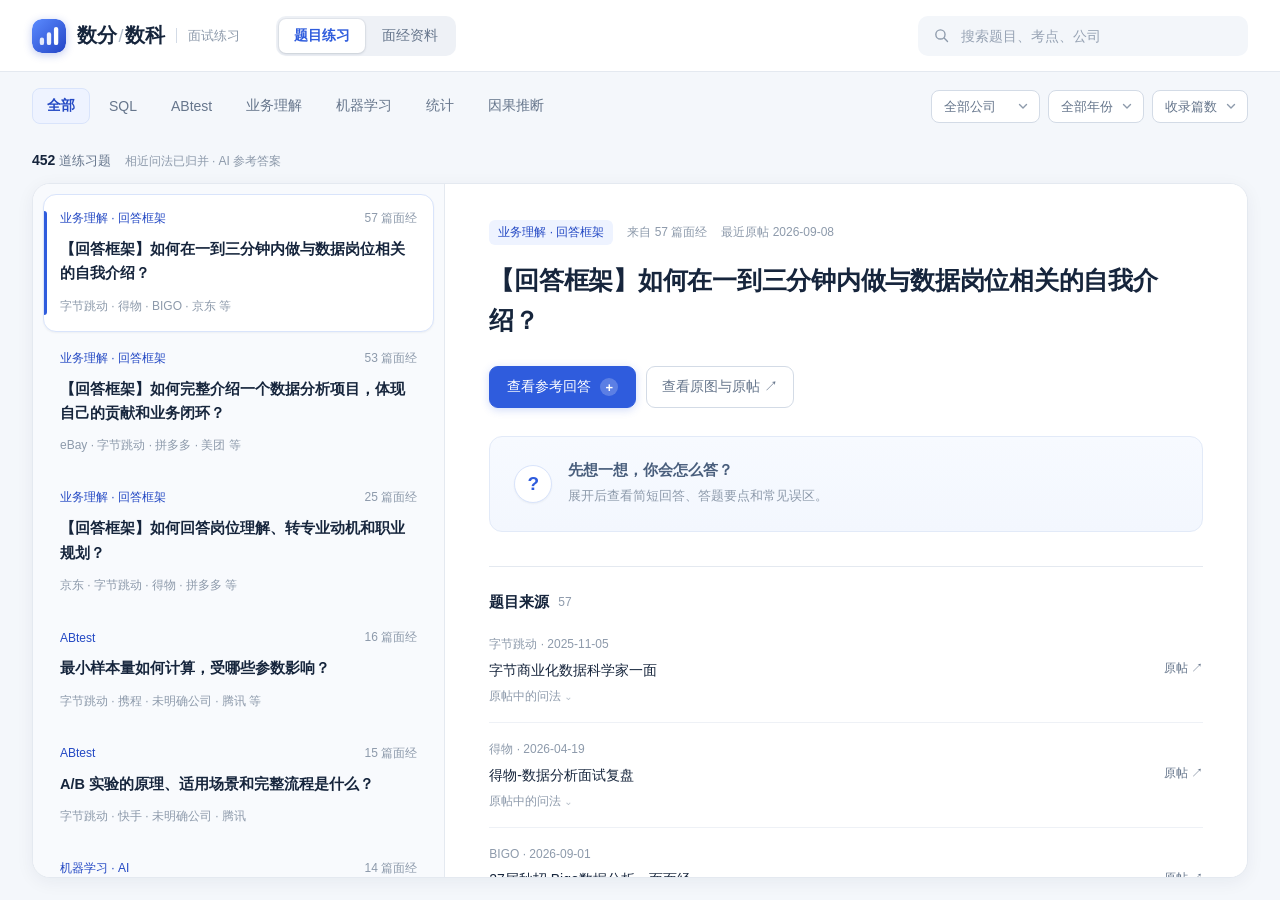
<file: interview/index.html>
<!doctype html>
<html lang="zh-CN"><head><meta charset="utf-8"><meta name="viewport" content="width=device-width,initial-scale=1"><title>数分/数科 · 面试练习</title><meta name="description" content="从真实面经中整理数据分析与数据科学练习题，按六类内容与公司筛选，查看简短参考答案并回溯原图。"><meta name="theme-color" content="#ffffff"><link rel="icon" type="image/svg+xml" href="data:image/svg+xml,%3Csvg xmlns='http://www.w3.org/2000/svg' viewBox='0 0 32 32'%3E%3Cdefs%3E%3ClinearGradient id='g' x1='0' y1='0' x2='1' y2='1'%3E%3Cstop offset='0' stop-color='%235b8bff'/%3E%3Cstop offset='1' stop-color='%232445c6'/%3E%3C/linearGradient%3E%3C/defs%3E%3Crect width='32' height='32' rx='9' fill='url(%23g)'/%3E%3Crect x='7' y='17.5' width='4.4' height='7.5' rx='2.2' fill='white' opacity='.85'/%3E%3Crect x='13.8' y='12.5' width='4.4' height='12.5' rx='2.2' fill='white' opacity='.92'/%3E%3Crect x='20.6' y='7' width='4.4' height='18' rx='2.2' fill='white'/%3E%3C/svg%3E"><link rel="stylesheet" href="style.css"><script src="practice-core.js" defer></script><script src="app.js" defer></script></head>
<body>
<header class="topbar"><a class="brand" href="./" aria-label="数分数科面试练习首页"><span class="brand-mark" aria-hidden="true"><svg viewBox="0 0 36 36" width="34" height="34"><defs><linearGradient id="bm" x1="0" y1="0" x2="1" y2="1"><stop offset="0" stop-color="#5b8bff"/><stop offset="1" stop-color="#2445c6"/></linearGradient></defs><rect width="36" height="36" rx="10" fill="url(#bm)"/><rect x="8.2" y="19.6" width="4.6" height="8" rx="2.3" fill="#fff" opacity=".85"/><rect x="15.7" y="14" width="4.6" height="13.6" rx="2.3" fill="#fff" opacity=".92"/><rect x="23.2" y="8.4" width="4.6" height="19.2" rx="2.3" fill="#fff"/></svg></span><span class="brand-name">数分<span class="brand-slash">/</span>数科</span><span class="brand-light">面试练习</span></a><nav class="view-switch" aria-label="浏览方式"><button data-view="questions" class="active" aria-pressed="true">题目练习</button><button data-view="notes" aria-pressed="false">面经资料</button></nav><label class="search"><svg viewBox="0 0 24 24" aria-hidden="true"><circle cx="10.5" cy="10.5" r="6.5"/><path d="m16 16 4.5 4.5"/></svg><input id="search" type="search" placeholder="搜索题目、考点、公司" aria-label="搜索题目、考点、公司"></label></header>
<main class="explore"><div class="explore-toolbar"><nav id="categories" aria-label="内容分类"></nav><div class="filters"><select id="company" aria-label="公司"><option value="">全部公司</option></select><select id="year" aria-label="年份"><option value="">全部年份</option><option value="2026">2026 年</option><option value="2025">2025 年</option></select><select id="sort" aria-label="排序"><option value="sources">收录篇数</option><option value="newest">最新发布</option><option value="oldest">最早发布</option></select></div></div>
<div class="results-line"><span id="result-count" aria-live="polite">正在加载题目…</span><button class="text-button" id="reset" hidden>清除筛选</button></div>
<section id="practice" class="practice-workspace" aria-label="题目练习区"><aside class="question-sidebar" aria-label="题目列表"><div id="question-list"></div><div id="pagination" class="pagination"></div></aside><section id="answer-reader" class="answer-reader" aria-label="题目与参考答案"></section></section><section class="note-grid" id="note-list" aria-label="面经列表" hidden></section>
</main>
<dialog id="detail" aria-label="面经详情"><button class="close-detail" id="close-detail" aria-label="关闭面经">✕</button><article class="note-detail"><section class="visual-panel" id="visual-panel" aria-label="面经原图"></section><section class="content-panel" id="content-panel" aria-label="原帖内容"></section></article></dialog>
<dialog id="zoom" aria-label="放大原图"><div class="zoom-toolbar"><span id="zoom-caption"></span><div><button id="zoom-prev" class="zoom-control" aria-label="上一张原图">←</button><button id="zoom-next" class="zoom-control" aria-label="下一张原图">→</button><button id="zoom-close" class="zoom-control" aria-label="关闭原图">✕</button></div></div><div class="zoom-scroll"><img id="zoom-image" alt=""></div></dialog>
</body></html>
</file>
<file: _next/static/css/99bb30a148f42577.css>
@font-face{font-family:__geistSans_1e4310;src:url(/_next/static/media/4473ecc91f70f139-s.p.woff) format("woff");font-display:swap;font-weight:100 900}@font-face{font-family:__geistSans_Fallback_1e4310;src:local("Arial");ascent-override:85.83%;descent-override:20.52%;line-gap-override:9.33%;size-adjust:107.19%}.__className_1e4310{font-family:__geistSans_1e4310,__geistSans_Fallback_1e4310}.__variable_1e4310{--font-geist-sans:"__geistSans_1e4310","__geistSans_Fallback_1e4310"}@font-face{font-family:__geistMono_c3aa02;src:url(/_next/static/media/463dafcda517f24f-s.p.woff) format("woff");font-display:swap;font-weight:100 900}@font-face{font-family:__geistMono_Fallback_c3aa02;src:local("Arial");ascent-override:69.97%;descent-override:16.73%;line-gap-override:7.61%;size-adjust:131.49%}.__className_c3aa02{font-family:__geistMono_c3aa02,__geistMono_Fallback_c3aa02}.__variable_c3aa02{--font-geist-mono:"__geistMono_c3aa02","__geistMono_Fallback_c3aa02"}*,:after,:before{--tw-border-spacing-x:0;--tw-border-spacing-y:0;--tw-translate-x:0;--tw-translate-y:0;--tw-rotate:0;--tw-skew-x:0;--tw-skew-y:0;--tw-scale-x:1;--tw-scale-y:1;--tw-pan-x: ;--tw-pan-y: ;--tw-pinch-zoom: ;--tw-scroll-snap-strictness:proximity;--tw-gradient-from-position: ;--tw-gradient-via-position: ;--tw-gradient-to-position: ;--tw-ordinal: ;--tw-slashed-zero: ;--tw-numeric-figure: ;--tw-numeric-spacing: ;--tw-numeric-fraction: ;--tw-ring-inset: ;--tw-ring-offset-width:0px;--tw-ring-offset-color:#fff;--tw-ring-color:rgba(59,130,246,.5);--tw-ring-offset-shadow:0 0 #0000;--tw-ring-shadow:0 0 #0000;--tw-shadow:0 0 #0000;--tw-shadow-colored:0 0 #0000;--tw-blur: ;--tw-brightness: ;--tw-contrast: ;--tw-grayscale: ;--tw-hue-rotate: ;--tw-invert: ;--tw-saturate: ;--tw-sepia: ;--tw-drop-shadow: ;--tw-backdrop-blur: ;--tw-backdrop-brightness: ;--tw-backdrop-contrast: ;--tw-backdrop-grayscale: ;--tw-backdrop-hue-rotate: ;--tw-backdrop-invert: ;--tw-backdrop-opacity: ;--tw-backdrop-saturate: ;--tw-backdrop-sepia: ;--tw-contain-size: ;--tw-contain-layout: ;--tw-contain-paint: ;--tw-contain-style: }::backdrop{--tw-border-spacing-x:0;--tw-border-spacing-y:0;--tw-translate-x:0;--tw-translate-y:0;--tw-rotate:0;--tw-skew-x:0;--tw-skew-y:0;--tw-scale-x:1;--tw-scale-y:1;--tw-pan-x: ;--tw-pan-y: ;--tw-pinch-zoom: ;--tw-scroll-snap-strictness:proximity;--tw-gradient-from-position: ;--tw-gradient-via-position: ;--tw-gradient-to-position: ;--tw-ordinal: ;--tw-slashed-zero: ;--tw-numeric-figure: ;--tw-numeric-spacing: ;--tw-numeric-fraction: ;--tw-ring-inset: ;--tw-ring-offset-width:0px;--tw-ring-offset-color:#fff;--tw-ring-color:rgba(59,130,246,.5);--tw-ring-offset-shadow:0 0 #0000;--tw-ring-shadow:0 0 #0000;--tw-shadow:0 0 #0000;--tw-shadow-colored:0 0 #0000;--tw-blur: ;--tw-brightness: ;--tw-contrast: ;--tw-grayscale: ;--tw-hue-rotate: ;--tw-invert: ;--tw-saturate: ;--tw-sepia: ;--tw-drop-shadow: ;--tw-backdrop-blur: ;--tw-backdrop-brightness: ;--tw-backdrop-contrast: ;--tw-backdrop-grayscale: ;--tw-backdrop-hue-rotate: ;--tw-backdrop-invert: ;--tw-backdrop-opacity: ;--tw-backdrop-saturate: ;--tw-backdrop-sepia: ;--tw-contain-size: ;--tw-contain-layout: ;--tw-contain-paint: ;--tw-contain-style: }/*
! tailwindcss v3.4.19 | MIT License | https://tailwindcss.com
*/*,:after,:before{box-sizing:border-box;border:0 solid #e5e7eb}:after,:before{--tw-content:""}:host,html{line-height:1.5;-webkit-text-size-adjust:100%;-moz-tab-size:4;tab-size:4;font-family:Inter,system-ui,-apple-system,sans-serif;font-feature-settings:normal;font-variation-settings:normal;-webkit-tap-highlight-color:transparent}body{margin:0;line-height:inherit}hr{height:0;color:inherit;border-top-width:1px}abbr:where([title]){text-decoration:underline dotted}h1,h2,h3,h4,h5,h6{font-size:inherit;font-weight:inherit}a{color:inherit;text-decoration:inherit}b,strong{font-weight:bolder}code,kbd,pre,samp{font-family:ui-monospace,SFMono-Regular,Menlo,Monaco,Consolas,Liberation Mono,Courier New,monospace;font-feature-settings:normal;font-variation-settings:normal;font-size:1em}small{font-size:80%}sub,sup{font-size:75%;line-height:0;position:relative;vertical-align:baseline}sub{bottom:-.25em}sup{top:-.5em}table{text-indent:0;border-color:inherit;border-collapse:collapse}button,input,optgroup,select,textarea{font-family:inherit;font-feature-settings:inherit;font-variation-settings:inherit;font-size:100%;font-weight:inherit;line-height:inherit;letter-spacing:inherit;color:inherit;margin:0;padding:0}button,select{text-transform:none}button,input:where([type=button]),input:where([type=reset]),input:where([type=submit]){-webkit-appearance:button;background-color:transparent;background-image:none}:-moz-focusring{outline:auto}:-moz-ui-invalid{box-shadow:none}progress{vertical-align:baseline}::-webkit-inner-spin-button,::-webkit-outer-spin-button{height:auto}[type=search]{-webkit-appearance:textfield;outline-offset:-2px}::-webkit-search-decoration{-webkit-appearance:none}::-webkit-file-upload-button{-webkit-appearance:button;font:inherit}summary{display:list-item}blockquote,dd,dl,figure,h1,h2,h3,h4,h5,h6,hr,p,pre{margin:0}fieldset{margin:0}fieldset,legend{padding:0}menu,ol,ul{list-style:none;margin:0;padding:0}dialog{padding:0}textarea{resize:vertical}input::placeholder,textarea::placeholder{opacity:1;color:#9ca3af}[role=button],button{cursor:pointer}:disabled{cursor:default}audio,canvas,embed,iframe,img,object,svg,video{display:block;vertical-align:middle}img,video{max-width:100%;height:auto}[hidden]:where(:not([hidden=until-found])){display:none}.visible{visibility:visible}.fixed{position:fixed}.absolute{position:absolute}.relative{position:relative}.-inset-\[3px\]{inset:-3px}.inset-0{inset:0}.inset-x-0{left:0;right:0}.-left-32{left:-8rem}.-right-40{right:-10rem}.-top-40{top:-10rem}.bottom-0{bottom:0}.bottom-2{bottom:.5rem}.left-0{left:0}.left-\[7px\]{left:7px}.right-0{right:0}.top-0{top:0}.top-1\.5{top:.375rem}.top-1\/3{top:33.333333%}.top-2{top:.5rem}.z-50{z-index:50}.mx-auto{margin-left:auto;margin-right:auto}.mb-1{margin-bottom:.25rem}.mb-10{margin-bottom:2.5rem}.mb-2{margin-bottom:.5rem}.mb-3{margin-bottom:.75rem}.mb-4{margin-bottom:1rem}.mb-5{margin-bottom:1.25rem}.mb-6{margin-bottom:1.5rem}.mb-8{margin-bottom:2rem}.ml-1{margin-left:.25rem}.ml-2{margin-left:.5rem}.ml-3{margin-left:.75rem}.mr-2{margin-right:.5rem}.mt-0\.5{margin-top:.125rem}.mt-1{margin-top:.25rem}.mt-2{margin-top:.5rem}.mt-3{margin-top:.75rem}.mt-4{margin-top:1rem}.mt-6{margin-top:1.5rem}.mt-8{margin-top:2rem}.flex{display:flex}.inline-flex{display:inline-flex}.grid{display:grid}.hidden{display:none}.h-1\.5{height:.375rem}.h-10{height:2.5rem}.h-11{height:2.75rem}.h-12{height:3rem}.h-14{height:3.5rem}.h-16{height:4rem}.h-28{height:7rem}.h-3{height:.75rem}.h-3\.5{height:.875rem}.h-4{height:1rem}.h-48{height:12rem}.h-5{height:1.25rem}.h-6{height:1.5rem}.h-7{height:1.75rem}.h-8{height:2rem}.h-\[15px\]{height:15px}.h-\[480px\]{height:480px}.h-\[520px\]{height:520px}.h-full{height:100%}.h-px{height:1px}.max-h-32{max-height:8rem}.min-h-screen{min-height:100vh}.w-1\.5{width:.375rem}.w-10{width:2.5rem}.w-11{width:2.75rem}.w-12{width:3rem}.w-14{width:3.5rem}.w-16{width:4rem}.w-28{width:7rem}.w-3{width:.75rem}.w-3\.5{width:.875rem}.w-4{width:1rem}.w-5{width:1.25rem}.w-6{width:1.5rem}.w-7{width:1.75rem}.w-8{width:2rem}.w-\[15px\]{width:15px}.w-\[480px\]{width:480px}.w-\[520px\]{width:520px}.w-full{width:100%}.w-px{width:1px}.min-w-0{min-width:0}.max-w-2xl{max-width:42rem}.max-w-4xl{max-width:56rem}.max-w-6xl{max-width:72rem}.flex-1{flex:1 1 0%}.shrink-0{flex-shrink:0}@keyframes pulse{50%{opacity:.5}}.animate-pulse{animation:pulse 2s cubic-bezier(.4,0,.6,1) infinite}.cursor-not-allowed{cursor:not-allowed}.grid-cols-1{grid-template-columns:repeat(1,minmax(0,1fr))}.grid-cols-3{grid-template-columns:repeat(3,minmax(0,1fr))}.flex-col{flex-direction:column}.flex-wrap{flex-wrap:wrap}.items-start{align-items:flex-start}.items-center{align-items:center}.justify-center{justify-content:center}.justify-between{justify-content:space-between}.gap-1{gap:.25rem}.gap-1\.5{gap:.375rem}.gap-12{gap:3rem}.gap-2{gap:.5rem}.gap-3{gap:.75rem}.gap-4{gap:1rem}.gap-5{gap:1.25rem}.gap-6{gap:1.5rem}.space-y-1>:not([hidden])~:not([hidden]){--tw-space-y-reverse:0;margin-top:calc(.25rem * calc(1 - var(--tw-space-y-reverse)));margin-bottom:calc(.25rem * var(--tw-space-y-reverse))}.space-y-2\.5>:not([hidden])~:not([hidden]){--tw-space-y-reverse:0;margin-top:calc(.625rem * calc(1 - var(--tw-space-y-reverse)));margin-bottom:calc(.625rem * var(--tw-space-y-reverse))}.space-y-3>:not([hidden])~:not([hidden]){--tw-space-y-reverse:0;margin-top:calc(.75rem * calc(1 - var(--tw-space-y-reverse)));margin-bottom:calc(.75rem * var(--tw-space-y-reverse))}.space-y-4>:not([hidden])~:not([hidden]){--tw-space-y-reverse:0;margin-top:calc(1rem * calc(1 - var(--tw-space-y-reverse)));margin-bottom:calc(1rem * var(--tw-space-y-reverse))}.space-y-5>:not([hidden])~:not([hidden]){--tw-space-y-reverse:0;margin-top:calc(1.25rem * calc(1 - var(--tw-space-y-reverse)));margin-bottom:calc(1.25rem * var(--tw-space-y-reverse))}.self-center{align-self:center}.overflow-hidden{overflow:hidden}.overflow-x-hidden{overflow-x:hidden}.rounded{border-radius:.25rem}.rounded-2xl{border-radius:1rem}.rounded-full{border-radius:9999px}.rounded-lg{border-radius:.5rem}.rounded-md{border-radius:.375rem}.rounded-xl{border-radius:.75rem}.border{border-width:1px}.border-2{border-width:2px}.border-4{border-width:4px}.border-b{border-bottom-width:1px}.border-t{border-top-width:1px}.border-cyan-300{--tw-border-opacity:1;border-color:rgb(103 232 249/var(--tw-border-opacity,1))}.border-cyan-400\/20{border-color:rgba(34,211,238,.2)}.border-cyan-400\/30{border-color:rgba(34,211,238,.3)}.border-cyan-500\/30{border-color:rgba(6,182,212,.3)}.border-emerald-400\/30{border-color:rgba(52,211,153,.3)}.border-pink-300\/70{border-color:rgba(249,168,212,.7)}.border-rose-200{--tw-border-opacity:1;border-color:rgb(254 205 211/var(--tw-border-opacity,1))}.border-slate-200{--tw-border-opacity:1;border-color:rgb(226 232 240/var(--tw-border-opacity,1))}.border-slate-200\/80{border-color:rgba(226,232,240,.8)}.border-slate-300{--tw-border-opacity:1;border-color:rgb(203 213 225/var(--tw-border-opacity,1))}.border-slate-600{--tw-border-opacity:1;border-color:rgb(71 85 105/var(--tw-border-opacity,1))}.border-transparent{border-color:transparent}.border-violet-400\/20{border-color:rgba(167,139,250,.2)}.border-white{--tw-border-opacity:1;border-color:rgb(255 255 255/var(--tw-border-opacity,1))}.bg-\[\#0066FF\]\/10{background-color:rgba(0,102,255,.1)}.bg-\[\#00AEEC\]{--tw-bg-opacity:1;background-color:rgb(0 174 236/var(--tw-bg-opacity,1))}.bg-\[\#00AEEC\]\/10{background-color:rgba(0,174,236,.1)}.bg-\[\#28c840\]{--tw-bg-opacity:1;background-color:rgb(40 200 64/var(--tw-bg-opacity,1))}.bg-\[\#f7f9fc\]{--tw-bg-opacity:1;background-color:rgb(247 249 252/var(--tw-bg-opacity,1))}.bg-\[\#febc2e\]{--tw-bg-opacity:1;background-color:rgb(254 188 46/var(--tw-bg-opacity,1))}.bg-\[\#ff5f57\]{--tw-bg-opacity:1;background-color:rgb(255 95 87/var(--tw-bg-opacity,1))}.bg-cyan-300\/30{background-color:rgba(103,232,249,.3)}.bg-cyan-400\/10{background-color:rgba(34,211,238,.1)}.bg-cyan-400\/30{background-color:rgba(34,211,238,.3)}.bg-cyan-500{--tw-bg-opacity:1;background-color:rgb(6 182 212/var(--tw-bg-opacity,1))}.bg-cyan-500\/10{background-color:rgba(6,182,212,.1)}.bg-emerald-400{--tw-bg-opacity:1;background-color:rgb(52 211 153/var(--tw-bg-opacity,1))}.bg-emerald-400\/10{background-color:rgba(52,211,153,.1)}.bg-rose-50{--tw-bg-opacity:1;background-color:rgb(255 241 242/var(--tw-bg-opacity,1))}.bg-slate-100{--tw-bg-opacity:1;background-color:rgb(241 245 249/var(--tw-bg-opacity,1))}.bg-slate-50{--tw-bg-opacity:1;background-color:rgb(248 250 252/var(--tw-bg-opacity,1))}.bg-slate-800{--tw-bg-opacity:1;background-color:rgb(30 41 59/var(--tw-bg-opacity,1))}.bg-slate-900{--tw-bg-opacity:1;background-color:rgb(15 23 42/var(--tw-bg-opacity,1))}.bg-transparent{background-color:transparent}.bg-violet-300\/30{background-color:rgba(196,181,253,.3)}.bg-violet-500\/10{background-color:rgba(139,92,246,.1)}.bg-white{--tw-bg-opacity:1;background-color:rgb(255 255 255/var(--tw-bg-opacity,1))}.bg-white\/75{background-color:hsla(0,0%,100%,.75)}.bg-white\/80{background-color:hsla(0,0%,100%,.8)}.bg-white\/95{background-color:hsla(0,0%,100%,.95)}.bg-gradient-to-b{background-image:linear-gradient(to bottom,var(--tw-gradient-stops))}.bg-gradient-to-br{background-image:linear-gradient(to bottom right,var(--tw-gradient-stops))}.bg-gradient-to-r{background-image:linear-gradient(to right,var(--tw-gradient-stops))}.bg-gradient-to-t{background-image:linear-gradient(to top,var(--tw-gradient-stops))}.from-cyan-400\/20{--tw-gradient-from:rgba(34,211,238,.2) var(--tw-gradient-from-position);--tw-gradient-to:rgba(34,211,238,0) var(--tw-gradient-to-position);--tw-gradient-stops:var(--tw-gradient-from),var(--tw-gradient-to)}.from-cyan-400\/60{--tw-gradient-from:rgba(34,211,238,.6) var(--tw-gradient-from-position);--tw-gradient-to:rgba(34,211,238,0) var(--tw-gradient-to-position);--tw-gradient-stops:var(--tw-gradient-from),var(--tw-gradient-to)}.from-cyan-500{--tw-gradient-from:#06b6d4 var(--tw-gradient-from-position);--tw-gradient-to:rgba(6,182,212,0) var(--tw-gradient-to-position);--tw-gradient-stops:var(--tw-gradient-from),var(--tw-gradient-to)}.from-orange-400{--tw-gradient-from:#fb923c var(--tw-gradient-from-position);--tw-gradient-to:rgba(251,146,60,0) var(--tw-gradient-to-position);--tw-gradient-stops:var(--tw-gradient-from),var(--tw-gradient-to)}.from-orange-500{--tw-gradient-from:#f97316 var(--tw-gradient-from-position);--tw-gradient-to:rgba(249,115,22,0) var(--tw-gradient-to-position);--tw-gradient-stops:var(--tw-gradient-from),var(--tw-gradient-to)}.from-slate-300{--tw-gradient-from:#cbd5e1 var(--tw-gradient-from-position);--tw-gradient-to:rgba(203,213,225,0) var(--tw-gradient-to-position);--tw-gradient-stops:var(--tw-gradient-from),var(--tw-gradient-to)}.from-transparent{--tw-gradient-from:transparent var(--tw-gradient-from-position);--tw-gradient-to:transparent var(--tw-gradient-to-position);--tw-gradient-stops:var(--tw-gradient-from),var(--tw-gradient-to)}.from-white{--tw-gradient-from:#fff var(--tw-gradient-from-position);--tw-gradient-to:hsla(0,0%,100%,0) var(--tw-gradient-to-position);--tw-gradient-stops:var(--tw-gradient-from),var(--tw-gradient-to)}.via-cyan-300\/70{--tw-gradient-to:rgba(103,232,249,0) var(--tw-gradient-to-position);--tw-gradient-stops:var(--tw-gradient-from),rgba(103,232,249,.7) var(--tw-gradient-via-position),var(--tw-gradient-to)}.via-cyan-400\/40{--tw-gradient-to:rgba(34,211,238,0) var(--tw-gradient-to-position);--tw-gradient-stops:var(--tw-gradient-from),rgba(34,211,238,.4) var(--tw-gradient-via-position),var(--tw-gradient-to)}.via-slate-300{--tw-gradient-to:rgba(203,213,225,0) var(--tw-gradient-to-position);--tw-gradient-stops:var(--tw-gradient-from),#cbd5e1 var(--tw-gradient-via-position),var(--tw-gradient-to)}.via-violet-400\/70{--tw-gradient-to:rgba(167,139,250,0) var(--tw-gradient-to-position);--tw-gradient-stops:var(--tw-gradient-from),rgba(167,139,250,.7) var(--tw-gradient-via-position),var(--tw-gradient-to)}.to-amber-500{--tw-gradient-to:#f59e0b var(--tw-gradient-to-position)}.to-red-500{--tw-gradient-to:#ef4444 var(--tw-gradient-to-position)}.to-transparent{--tw-gradient-to:transparent var(--tw-gradient-to-position)}.to-violet-500{--tw-gradient-to:#8b5cf6 var(--tw-gradient-to-position)}.to-violet-500\/20{--tw-gradient-to:rgba(139,92,246,.2) var(--tw-gradient-to-position)}.object-contain{object-fit:contain}.object-cover{object-fit:cover}.p-1\.5{padding:.375rem}.p-2{padding:.5rem}.p-4{padding:1rem}.p-5{padding:1.25rem}.p-6{padding:1.5rem}.p-7{padding:1.75rem}.px-2{padding-left:.5rem;padding-right:.5rem}.px-2\.5{padding-left:.625rem;padding-right:.625rem}.px-3{padding-left:.75rem;padding-right:.75rem}.px-4{padding-left:1rem;padding-right:1rem}.px-5{padding-left:1.25rem;padding-right:1.25rem}.px-6{padding-left:1.5rem;padding-right:1.5rem}.py-0\.5{padding-top:.125rem;padding-bottom:.125rem}.py-1{padding-top:.25rem;padding-bottom:.25rem}.py-1\.5{padding-top:.375rem;padding-bottom:.375rem}.py-12{padding-top:3rem;padding-bottom:3rem}.py-16{padding-top:4rem;padding-bottom:4rem}.py-2{padding-top:.5rem;padding-bottom:.5rem}.py-24{padding-top:6rem;padding-bottom:6rem}.py-3{padding-top:.75rem;padding-bottom:.75rem}.py-3\.5{padding-top:.875rem;padding-bottom:.875rem}.py-4{padding-top:1rem;padding-bottom:1rem}.pb-6{padding-bottom:1.5rem}.pl-7{padding-left:1.75rem}.pt-16{padding-top:4rem}.pt-3{padding-top:.75rem}.pt-6{padding-top:1.5rem}.text-left{text-align:left}.text-center{text-align:center}.font-mono{font-family:ui-monospace,SFMono-Regular,Menlo,Monaco,Consolas,Liberation Mono,Courier New,monospace}.text-2xl{font-size:1.5rem;line-height:2rem}.text-4xl{font-size:2.25rem;line-height:2.5rem}.text-5xl{font-size:3rem;line-height:1}.text-\[11px\]{font-size:11px}.text-\[15px\]{font-size:15px}.text-base{font-size:1rem;line-height:1.5rem}.text-lg{font-size:1.125rem;line-height:1.75rem}.text-sm{font-size:.875rem;line-height:1.25rem}.text-xl{font-size:1.25rem;line-height:1.75rem}.text-xs{font-size:.75rem;line-height:1rem}.font-bold{font-weight:700}.font-medium{font-weight:500}.font-normal{font-weight:400}.font-semibold{font-weight:600}.leading-relaxed{line-height:1.625}.leading-snug{line-height:1.375}.tracking-tight{letter-spacing:-.025em}.tracking-wide{letter-spacing:.025em}.text-\[\#0066FF\]{--tw-text-opacity:1;color:rgb(0 102 255/var(--tw-text-opacity,1))}.text-\[\#00AEEC\]{--tw-text-opacity:1;color:rgb(0 174 236/var(--tw-text-opacity,1))}.text-cyan-600{--tw-text-opacity:1;color:rgb(8 145 178/var(--tw-text-opacity,1))}.text-cyan-700{--tw-text-opacity:1;color:rgb(14 116 144/var(--tw-text-opacity,1))}.text-emerald-600{--tw-text-opacity:1;color:rgb(5 150 105/var(--tw-text-opacity,1))}.text-emerald-700{--tw-text-opacity:1;color:rgb(4 120 87/var(--tw-text-opacity,1))}.text-rose-600{--tw-text-opacity:1;color:rgb(225 29 72/var(--tw-text-opacity,1))}.text-slate-400{--tw-text-opacity:1;color:rgb(148 163 184/var(--tw-text-opacity,1))}.text-slate-500{--tw-text-opacity:1;color:rgb(100 116 139/var(--tw-text-opacity,1))}.text-slate-600{--tw-text-opacity:1;color:rgb(71 85 105/var(--tw-text-opacity,1))}.text-slate-700{--tw-text-opacity:1;color:rgb(51 65 85/var(--tw-text-opacity,1))}.text-slate-800{--tw-text-opacity:1;color:rgb(30 41 59/var(--tw-text-opacity,1))}.text-slate-900{--tw-text-opacity:1;color:rgb(15 23 42/var(--tw-text-opacity,1))}.text-violet-600{--tw-text-opacity:1;color:rgb(124 58 237/var(--tw-text-opacity,1))}.text-violet-700{--tw-text-opacity:1;color:rgb(109 40 217/var(--tw-text-opacity,1))}.text-white{--tw-text-opacity:1;color:rgb(255 255 255/var(--tw-text-opacity,1))}.antialiased{-webkit-font-smoothing:antialiased;-moz-osx-font-smoothing:grayscale}.opacity-70{opacity:.7}.opacity-80{opacity:.8}.shadow-\[0_0_12px_rgba\(34\2c 211\2c 238\2c 0\.7\)\]{--tw-shadow:0 0 12px rgba(34,211,238,.7);--tw-shadow-colored:0 0 12px var(--tw-shadow-color);box-shadow:var(--tw-ring-offset-shadow,0 0 #0000),var(--tw-ring-shadow,0 0 #0000),var(--tw-shadow)}.shadow-\[3px_3px_0_\#fe2c55\2c -3px_-3px_0_\#25f4ee\]{--tw-shadow:3px 3px 0 #fe2c55,-3px -3px 0 #25f4ee;--tw-shadow-colored:3px 3px 0 var(--tw-shadow-color),-3px -3px 0 var(--tw-shadow-color)}.shadow-\[3px_3px_0_\#fe2c55\2c -3px_-3px_0_\#25f4ee\],.shadow-lg{box-shadow:var(--tw-ring-offset-shadow,0 0 #0000),var(--tw-ring-shadow,0 0 #0000),var(--tw-shadow)}.shadow-lg{--tw-shadow:0 10px 15px -3px rgba(0,0,0,.1),0 4px 6px -4px rgba(0,0,0,.1);--tw-shadow-colored:0 10px 15px -3px var(--tw-shadow-color),0 4px 6px -4px var(--tw-shadow-color)}.shadow-xl{--tw-shadow:0 20px 25px -5px rgba(0,0,0,.1),0 8px 10px -6px rgba(0,0,0,.1);--tw-shadow-colored:0 20px 25px -5px var(--tw-shadow-color),0 8px 10px -6px var(--tw-shadow-color);box-shadow:var(--tw-ring-offset-shadow,0 0 #0000),var(--tw-ring-shadow,0 0 #0000),var(--tw-shadow)}.shadow-orange-500\/25{--tw-shadow-color:rgba(249,115,22,.25);--tw-shadow:var(--tw-shadow-colored)}.shadow-red-500\/25{--tw-shadow-color:rgba(239,68,68,.25);--tw-shadow:var(--tw-shadow-colored)}.shadow-slate-900\/5{--tw-shadow-color:rgba(15,23,42,.05);--tw-shadow:var(--tw-shadow-colored)}.shadow-violet-500\/25{--tw-shadow-color:rgba(139,92,246,.25);--tw-shadow:var(--tw-shadow-colored)}.backdrop-blur-xl{--tw-backdrop-blur:blur(24px);-webkit-backdrop-filter:var(--tw-backdrop-blur) var(--tw-backdrop-brightness) var(--tw-backdrop-contrast) var(--tw-backdrop-grayscale) var(--tw-backdrop-hue-rotate) var(--tw-backdrop-invert) var(--tw-backdrop-opacity) var(--tw-backdrop-saturate) var(--tw-backdrop-sepia);backdrop-filter:var(--tw-backdrop-blur) var(--tw-backdrop-brightness) var(--tw-backdrop-contrast) var(--tw-backdrop-grayscale) var(--tw-backdrop-hue-rotate) var(--tw-backdrop-invert) var(--tw-backdrop-opacity) var(--tw-backdrop-saturate) var(--tw-backdrop-sepia)}.transition-all{transition-property:all;transition-timing-function:cubic-bezier(.4,0,.2,1);transition-duration:.15s}.transition-colors{transition-property:color,background-color,border-color,text-decoration-color,fill,stroke;transition-timing-function:cubic-bezier(.4,0,.2,1);transition-duration:.15s}.transition-shadow{transition-property:box-shadow;transition-timing-function:cubic-bezier(.4,0,.2,1);transition-duration:.15s}.transition-transform{transition-property:transform;transition-timing-function:cubic-bezier(.4,0,.2,1);transition-duration:.15s}.duration-300{transition-duration:.3s}:root{--background:#f7f9fc;--foreground:#334155;--line:rgba(100,116,139,.1);--cyan:#06b6d4;--violet:#8b5cf6}*{box-sizing:border-box;padding:0;margin:0}html{scroll-behavior:smooth;color-scheme:light}body{color:var(--foreground);background:var(--background);font-family:var(--font-geist-sans),"Inter","PingFang SC","Microsoft YaHei",system-ui,-apple-system,sans-serif;line-height:1.6}::selection{background:rgba(6,182,212,.2);color:#0f172a}section[id]{scroll-margin-top:80px}::-webkit-scrollbar{width:8px}::-webkit-scrollbar-track{background:#f1f5f9}::-webkit-scrollbar-thumb{background:#cbd5e1;border-radius:4px}::-webkit-scrollbar-thumb:hover{background:#94a3b8}.bg-grid{background-image:linear-gradient(var(--line) 1px,transparent 1px),linear-gradient(90deg,var(--line) 1px,transparent 1px);background-size:48px 48px;mask-image:radial-gradient(ellipse 80% 60% at 50% 30%,#000 40%,transparent 100%);-webkit-mask-image:radial-gradient(ellipse 80% 60% at 50% 30%,#000 40%,transparent 100%)}.glow{position:absolute;border-radius:9999px;filter:blur(100px);pointer-events:none}.glass-card{position:relative;background:linear-gradient(180deg,hsla(0,0%,100%,.92),hsla(0,0%,100%,.75));box-shadow:0 1px 2px rgba(15,23,42,.04),0 8px 24px -12px rgba(15,23,42,.08);border:1px solid rgba(148,163,184,.35);border-radius:1rem;backdrop-filter:blur(12px);-webkit-backdrop-filter:blur(12px);transition:border-color .3s ease,transform .3s ease,box-shadow .3s ease}.glass-card-hover:hover{border-color:rgba(6,182,212,.45);box-shadow:0 0 0 1px rgba(6,182,212,.08),0 24px 50px -20px rgba(6,182,212,.3);transform:translateY(-2px)}.text-gradient{background:linear-gradient(90deg,#0f172a,#0891b2 50%,#7c3aed);-webkit-background-clip:text;background-clip:text;color:transparent}.avatar-ring{background:conic-gradient(from 0deg,#22d3ee,#8b5cf6,#22d3ee 60%,transparent 70%,#22d3ee);animation:spin 8s linear infinite}@keyframes spin{to{transform:rotate(1turn)}}.cursor-blink:after{content:"▍";margin-left:2px;color:var(--cyan);animation:blink 1.1s steps(2,start) infinite}@keyframes blink{to{visibility:hidden}}.animate-on-scroll{opacity:0;transform:translateY(20px);transition:opacity .7s ease-out,transform .7s ease-out}.animate-on-scroll.visible{opacity:1;transform:translateY(0)}@media (prefers-reduced-motion:reduce){.avatar-ring,.cursor-blink:after{animation:none}.animate-on-scroll{opacity:1;transform:none;transition:none}}.hover\:border-\[\#00AEEC\]:hover{--tw-border-opacity:1;border-color:rgb(0 174 236/var(--tw-border-opacity,1))}.hover\:border-cyan-400\/50:hover{border-color:rgba(34,211,238,.5)}.hover\:border-cyan-400\/60:hover{border-color:rgba(34,211,238,.6)}.hover\:border-cyan-500:hover{--tw-border-opacity:1;border-color:rgb(6 182 212/var(--tw-border-opacity,1))}.hover\:border-slate-500:hover{--tw-border-opacity:1;border-color:rgb(100 116 139/var(--tw-border-opacity,1))}.hover\:bg-\[\#0096CC\]:hover{--tw-bg-opacity:1;background-color:rgb(0 150 204/var(--tw-bg-opacity,1))}.hover\:bg-\[\#00AEEC\]\/10:hover{background-color:rgba(0,174,236,.1)}.hover\:bg-slate-100:hover{--tw-bg-opacity:1;background-color:rgb(241 245 249/var(--tw-bg-opacity,1))}.hover\:bg-slate-700:hover{--tw-bg-opacity:1;background-color:rgb(51 65 85/var(--tw-bg-opacity,1))}.hover\:text-\[\#0089BA\]:hover{--tw-text-opacity:1;color:rgb(0 137 186/var(--tw-text-opacity,1))}.hover\:text-\[\#00AEEC\]:hover{--tw-text-opacity:1;color:rgb(0 174 236/var(--tw-text-opacity,1))}.hover\:text-cyan-600:hover{--tw-text-opacity:1;color:rgb(8 145 178/var(--tw-text-opacity,1))}.hover\:text-cyan-700:hover{--tw-text-opacity:1;color:rgb(14 116 144/var(--tw-text-opacity,1))}.hover\:text-slate-900:hover{--tw-text-opacity:1;color:rgb(15 23 42/var(--tw-text-opacity,1))}.hover\:shadow-\[0_0_24px_-6px_rgba\(34\2c 211\2c 238\2c 0\.7\)\]:hover{--tw-shadow:0 0 24px -6px rgba(34,211,238,.7);--tw-shadow-colored:0 0 24px -6px var(--tw-shadow-color);box-shadow:var(--tw-ring-offset-shadow,0 0 #0000),var(--tw-ring-shadow,0 0 #0000),var(--tw-shadow)}.hover\:shadow-\[0_0_30px_-5px_rgba\(34\2c 211\2c 238\2c 0\.6\)\]:hover{--tw-shadow:0 0 30px -5px rgba(34,211,238,.6);--tw-shadow-colored:0 0 30px -5px var(--tw-shadow-color);box-shadow:var(--tw-ring-offset-shadow,0 0 #0000),var(--tw-ring-shadow,0 0 #0000),var(--tw-shadow)}.hover\:shadow-\[0_8px_24px_-8px_rgba\(139\2c 92\2c 246\2c 0\.7\)\]:hover{--tw-shadow:0 8px 24px -8px rgba(139,92,246,.7);--tw-shadow-colored:0 8px 24px -8px var(--tw-shadow-color);box-shadow:var(--tw-ring-offset-shadow,0 0 #0000),var(--tw-ring-shadow,0 0 #0000),var(--tw-shadow)}.group:hover .group-hover\:translate-x-0\.5{--tw-translate-x:0.125rem}.group:hover .group-hover\:scale-110,.group:hover .group-hover\:translate-x-0\.5{transform:translate(var(--tw-translate-x),var(--tw-translate-y)) rotate(var(--tw-rotate)) skewX(var(--tw-skew-x)) skewY(var(--tw-skew-y)) scaleX(var(--tw-scale-x)) scaleY(var(--tw-scale-y))}.group:hover .group-hover\:scale-110{--tw-scale-x:1.1;--tw-scale-y:1.1}.group:hover .group-hover\:border-cyan-300\/50{border-color:rgba(103,232,249,.5)}@media (min-width:640px){.sm\:block{display:block}.sm\:inline{display:inline}.sm\:grid-cols-2{grid-template-columns:repeat(2,minmax(0,1fr))}.sm\:grid-cols-3{grid-template-columns:repeat(3,minmax(0,1fr))}.sm\:px-6{padding-left:1.5rem;padding-right:1.5rem}}@media (min-width:768px){.md\:left-\[112px\]{left:112px}.md\:left-\[119px\]{left:119px}.md\:top-1\/2{top:50%}.md\:h-32{height:8rem}.md\:h-auto{height:auto}.md\:w-24{width:6rem}.md\:w-32{width:8rem}.md\:w-48{width:12rem}.md\:-translate-y-1\/2{--tw-translate-y:-50%;transform:translate(var(--tw-translate-x),var(--tw-translate-y)) rotate(var(--tw-rotate)) skewX(var(--tw-skew-x)) skewY(var(--tw-skew-y)) scaleX(var(--tw-scale-x)) scaleY(var(--tw-scale-y))}.md\:grid-cols-2{grid-template-columns:repeat(2,minmax(0,1fr))}.md\:grid-cols-3{grid-template-columns:repeat(3,minmax(0,1fr))}.md\:grid-cols-6{grid-template-columns:repeat(6,minmax(0,1fr))}.md\:flex-row{flex-direction:row}.md\:items-center{align-items:center}.md\:gap-10{gap:2.5rem}.md\:border-b-0{border-bottom-width:0}.md\:border-r{border-right-width:1px}.md\:p-7{padding:1.75rem}.md\:p-8{padding:2rem}.md\:pl-0{padding-left:0}.md\:text-left{text-align:left}.md\:text-right{text-align:right}.md\:text-3xl{font-size:1.875rem;line-height:2.25rem}.md\:text-6xl{font-size:3.75rem;line-height:1}}@media (min-width:1024px){.lg\:flex{display:flex}.lg\:hidden{display:none}.lg\:grid-cols-4{grid-template-columns:repeat(4,minmax(0,1fr))}.lg\:grid-cols-\[1\.1fr_1fr\]{grid-template-columns:1.1fr 1fr}.lg\:items-start{align-items:flex-start}.lg\:justify-start{justify-content:flex-start}.lg\:px-8{padding-left:2rem;padding-right:2rem}.lg\:text-left{text-align:left}}
</file>
<file: interview/style.css>
/* 数分/数科 · 面试练习 —— 题目练习为主入口，面经原图与正文为来源。 */

/* ---------- 设计变量 ---------- */
:root{
  --primary:#2f5cdd;--primary-strong:#2449c4;--primary-soft:#eef3ff;--primary-line:#d9e4fb;
  --ink:#16253c;--text:#3d4d63;--muted:#66768c;--faint:#8d9aab;
  --canvas:#f4f7fb;--surface:#fff;--subtle:#f8fafd;--hover:#eef2f8;
  --line:#e4e9f0;--line-strong:#d3dbe6;
  --shadow-sm:0 1px 2px rgba(16,37,66,.05);
  --shadow-md:0 4px 18px rgba(16,37,66,.06);
  --shadow-lg:0 18px 56px rgba(16,37,66,.16);
  --r-sm:6px;--r-md:9px;--r-lg:13px;--r-xl:18px;
  --red:var(--primary);
  font-family:-apple-system,BlinkMacSystemFont,"PingFang SC","Hiragino Sans GB","Microsoft YaHei",sans-serif;
  font-size:16px;color:var(--text);background:var(--canvas);
  -webkit-font-smoothing:antialiased;
}

/* ---------- 基础 ---------- */
*{box-sizing:border-box}
body{margin:0;height:100dvh;overflow:auto;display:flex;flex-direction:column}
/* 练习视图锁定视口、内部滚动；面经视图是长瀑布流，交还给页面滚动。 */
body:has(#note-list:not([hidden])){height:auto;min-height:100dvh;overflow:visible}
button,input,select{font:inherit;color:inherit}
button{cursor:pointer}
button,a,input,select,summary{-webkit-tap-highlight-color:transparent}
button:disabled{opacity:.35;cursor:default}
button[hidden]{display:none}
a{color:inherit;text-decoration:none}
img{max-width:100%}
body:has(dialog[open]){overflow:hidden}
button:focus-visible,a:focus-visible,input:focus-visible,select:focus-visible,summary:focus-visible{outline:2px solid var(--primary);outline-offset:2px;border-radius:4px}
mark{background:#fff0b8;color:var(--ink);border-radius:3px;padding:0 1px}
::selection{background:#d7e2fd}

/* ---------- 顶栏 ---------- */
.topbar{
  height:72px;display:flex;align-items:center;gap:22px;
  padding:0 32px;background:var(--surface);border-bottom:1px solid var(--line);
  position:sticky;top:0;z-index:30;flex-shrink:0;
}
.brand{display:flex;align-items:center;gap:11px;white-space:nowrap;flex-shrink:0}
.brand-mark{display:grid;place-items:center;width:34px;height:34px;border-radius:10px;box-shadow:0 2px 8px rgba(36,69,198,.28);overflow:hidden}
.brand-mark svg{display:block}
.brand-name{font-size:20px;font-weight:700;letter-spacing:.01em;color:var(--ink)}
.brand-slash{font-weight:400;color:#b2bdcc;padding:0 1px;font-size:18px}
.brand-light{font-size:13px;color:var(--faint);font-weight:450;padding-left:11px;border-left:1px solid var(--line-strong);line-height:1.2}

.view-switch{display:flex;align-items:center;gap:2px;padding:3px;margin-left:14px;border-radius:10px;background:#eef1f6;white-space:nowrap}
.view-switch button{
  font-size:14px;font-weight:500;background:none;border:0;color:var(--muted);
  padding:8px 15px;border-radius:7px;transition:color .15s,background .15s;
}
.view-switch button:hover{color:var(--ink)}
.view-switch button.active{background:var(--surface);color:var(--primary);font-weight:600;box-shadow:0 1px 3px rgba(16,37,66,.14),0 0 0 1px rgba(16,37,66,.04)}

.search{
  margin-left:auto;display:flex;align-items:center;gap:9px;width:330px;
  padding:0 14px;height:40px;border-radius:10px;background:#f3f6fa;
  border:1px solid transparent;transition:border-color .15s,background .15s;
}
.search:focus-within{background:var(--surface);border-color:var(--primary-line);box-shadow:0 0 0 3px rgba(47,92,221,.09)}
.search input{min-width:0;width:100%;border:0;outline:none;background:transparent;font-size:14px;color:var(--ink)}
.search input::placeholder{color:#97a3b4}
.search svg{width:17px;height:17px;flex-shrink:0;fill:none;stroke:#8d9aab;stroke-width:1.9;stroke-linecap:round}
.header-note{color:var(--faint);font-size:13px;white-space:nowrap}

/* ---------- 筛选工具条 ---------- */
.explore{max-width:1700px;width:100%;margin-inline:auto;padding:0 32px 22px;flex:1;min-height:0;display:flex;flex-direction:column}
body:has(#note-list:not([hidden])) .explore{flex:0 0 auto}
.explore-toolbar{
  display:flex;flex-wrap:wrap;align-items:center;justify-content:space-between;gap:14px;
  padding:16px 0 15px;flex-shrink:0;
}
#categories{display:flex;align-items:center;gap:4px;overflow:auto;scrollbar-width:none}
#categories::-webkit-scrollbar{display:none}
.category{
  border:1px solid transparent;border-radius:8px;background:transparent;
  padding:8px 14px;font-size:14px;color:var(--muted);white-space:nowrap;
  transition:background .15s,color .15s;
}
.category:hover:not(.active){background:var(--hover);color:var(--ink)}
.category.active{background:var(--primary-soft);color:var(--primary-strong);border-color:var(--primary-line);font-weight:600}

.filters{display:flex;gap:8px}
select{
  -webkit-appearance:none;appearance:none;
  font-size:13px;color:var(--muted);background:var(--surface);
  border:1px solid var(--line-strong);border-radius:8px;
  padding:8px 30px 8px 12px;max-width:158px;cursor:pointer;
  background-image:url("data:image/svg+xml,%3Csvg xmlns='http://www.w3.org/2000/svg' viewBox='0 0 12 12'%3E%3Cpath d='M2.5 4.5 6 8l3.5-3.5' fill='none' stroke='%238d9aab' stroke-width='1.4' stroke-linecap='round' stroke-linejoin='round'/%3E%3C/svg%3E");
  background-repeat:no-repeat;background-position:right 10px center;background-size:12px;
}
select:hover{border-color:#bcc7d6;color:var(--ink)}

.results-line{height:44px;flex-shrink:0;display:flex;align-items:center;gap:16px;font-size:13px;color:var(--muted)}
.results-line strong{font-weight:650;color:var(--ink);font-size:14px}
.count-detail{font-size:12px;color:var(--faint);margin-left:10px}
.text-button{color:var(--muted);border:0;background:transparent;padding:5px;font-size:13px}
.text-button:hover{color:var(--primary)}

/* ---------- 练习工作区 ---------- */
.practice-workspace{
  display:grid;grid-template-columns:minmax(300px,.9fr) minmax(0,1.75fr);
  flex:1;min-height:320px;
  background:var(--surface);border:1px solid var(--line);border-radius:var(--r-xl);
  box-shadow:var(--shadow-md);overflow:hidden;
}
.practice-workspace[hidden],.note-grid[hidden]{display:none}

.question-sidebar{
  min-width:0;min-height:0;overflow:auto;padding:10px;
  border-right:1px solid var(--line);background:var(--subtle);
  scrollbar-width:thin;scrollbar-color:#d8dfe9 transparent;
}
.question-row{
  position:relative;width:100%;display:block;text-align:left;
  border:1px solid transparent;border-radius:var(--r-lg);
  padding:15px 16px 16px;background:transparent;color:var(--ink);margin-bottom:2px;
  transition:background .14s,border-color .14s;
}
.question-row:hover:not(.selected){background:var(--hover)}
.question-row.selected{background:var(--surface);border-color:var(--primary-line);box-shadow:var(--shadow-sm)}
.question-row.selected:before{
  content:"";position:absolute;left:0;top:16px;bottom:16px;width:3px;
  border-radius:0 3px 3px 0;background:var(--primary);
}
.question-row-top{display:flex;align-items:center;justify-content:space-between;gap:10px;font-size:12px;color:var(--faint);margin-bottom:10px}
.category-label{font-size:12px;color:var(--primary-strong);font-weight:500}
.question-row h2{font-size:14.5px;line-height:1.68;font-weight:600;margin:0 0 10px;color:var(--ink);overflow-wrap:anywhere}
.question-companies{font-size:12px;color:var(--faint);line-height:1.5}

.pagination{display:flex;justify-content:space-between;align-items:center;padding:18px 8px 10px;font-size:12px;color:var(--faint)}
.pagination button{background:var(--surface);border:1px solid var(--line-strong);padding:6px 12px;border-radius:7px;font-size:13px;color:var(--muted)}
.pagination button:not(:disabled):hover{border-color:var(--primary-line);color:var(--primary)}

/* ---------- 题目与参考答案 ---------- */
.answer-reader{min-height:0;overflow:auto;background:var(--surface);scrollbar-width:thin;scrollbar-color:#dde3ec transparent}
.practice-article{max-width:940px;padding:36px 44px 56px;margin:auto}
.answer-meta{display:flex;flex-wrap:wrap;gap:10px 14px;align-items:center;font-size:12px;color:var(--faint);margin-bottom:16px}
.answer-meta .category-label{padding:4px 9px;background:var(--primary-soft);border-radius:6px;font-weight:500}
.practice-article h1{
  font-size:25px;line-height:1.58;font-weight:650;letter-spacing:-.01em;
  color:var(--ink);margin:0 0 26px;overflow-wrap:anywhere;
}

.answer-actions{display:flex;flex-wrap:wrap;gap:10px;margin-bottom:28px}
.primary-button{
  display:inline-flex;align-items:center;gap:9px;
  border:1px solid var(--primary);background:var(--primary);color:#fff;
  border-radius:var(--r-md);padding:11px 17px;font-size:14px;font-weight:550;
  box-shadow:0 2px 8px rgba(47,92,221,.22);transition:background .15s;
}
.primary-button:hover{background:var(--primary-strong);border-color:var(--primary-strong)}
.primary-button span{
  display:grid;place-items:center;width:18px;height:18px;border-radius:50%;
  background:rgba(255,255,255,.22);font-size:13px;line-height:1;font-weight:600;
}
.secondary-button{
  border:1px solid var(--line-strong);background:var(--surface);color:var(--muted);
  border-radius:var(--r-md);font-size:14px;padding:11px 15px;transition:border-color .15s,color .15s;
}
.secondary-button:hover{background:var(--subtle);border-color:#bcc7d6;color:var(--ink)}

.answer-collapsed{
  display:flex;align-items:center;gap:16px;
  background:linear-gradient(180deg,#f7faff,#f3f7fe);border:1px solid #e2eaf8;
  border-radius:var(--r-lg);padding:24px 24px;margin-bottom:34px;
}
.practice-symbol{
  display:grid;place-items:center;flex-shrink:0;width:38px;height:38px;border-radius:50%;
  background:var(--surface);border:1px solid var(--primary-line);color:var(--primary);
  font-size:19px;font-weight:600;box-shadow:var(--shadow-sm);
}
.answer-collapsed strong{font-size:15px;font-weight:600;color:#4a5f7d}
.answer-collapsed p{font-size:13px;line-height:1.6;color:var(--faint);margin:6px 0 0}

.reference-answer{
  background:var(--subtle);border:1px solid var(--line);border-radius:var(--r-xl);
  padding:28px 30px 26px;margin-bottom:34px;
}
.reference-heading{display:flex;align-items:center;gap:10px;margin-bottom:16px}
.reference-heading h2{font-size:17px;font-weight:650;color:var(--ink);margin:0}
.reference-heading>span{
  font-size:11.5px;color:var(--primary-strong);background:var(--primary-soft);
  border:1px solid var(--primary-line);padding:3px 8px;border-radius:5px;font-weight:500;
}
.short-answer{font-size:15.5px;line-height:1.95;color:var(--text);white-space:pre-wrap;margin:0 0 26px}
.reference-answer h3{font-size:13.5px;font-weight:650;color:var(--muted);letter-spacing:.02em;margin:22px 0 14px}

.answer-steps{list-style:none;counter-reset:step;padding:0;margin:0 0 20px;font-size:14.5px;line-height:1.85;color:var(--text)}
.answer-steps li{position:relative;padding-left:32px;margin:12px 0}
.answer-steps li:before{
  counter-increment:step;content:counter(step);
  position:absolute;left:0;top:4px;width:21px;height:21px;border-radius:50%;
  display:grid;place-items:center;font-size:11.5px;font-weight:650;
  background:#e2ebfe;color:var(--primary-strong);
}

.answer-code{font-size:13px;line-height:1.8;background:#132238;color:#dbe6f5;border-radius:var(--r-lg);padding:18px 20px;overflow:auto;tab-size:2;margin:0}
.code-caption{font-size:12px;color:var(--faint);margin:22px 0 10px}

.pitfall{
  display:flex;align-items:flex-start;gap:13px;padding:15px 18px;
  border-radius:var(--r-md);background:#fdf7e9;border-left:3px solid #dfb45c;
  margin:24px 0 4px;color:#7d6434;
}
.pitfall>span{font-size:12px;white-space:nowrap;padding-top:3px;font-weight:650;color:#a8802f}
.pitfall p{font-size:14px;line-height:1.8;margin:0}

.answer-disclaimer{font-size:12px;color:var(--faint);line-height:1.8;margin:22px 0 0}
.reference-links{font-size:13px;color:var(--muted);margin-top:22px}
.reference-links summary{cursor:pointer}
.reference-links a{display:block;margin:9px 0;color:var(--primary);font-size:13px;line-height:1.6}
.reference-links a:hover{text-decoration:underline}

/* ---------- 题目来源 ---------- */
.question-sources{border-top:1px solid var(--line);padding-top:26px}
.question-sources h2{display:flex;gap:9px;align-items:center;font-size:15px;font-weight:650;color:var(--ink);margin:0 0 6px}
.question-sources h2 span{font-size:12px;font-weight:450;color:var(--faint)}
.source-row{display:flex;gap:16px;justify-content:space-between;align-items:flex-start;padding:16px 0;border-bottom:1px solid #eef1f6}
.source-row>div{min-width:0}
.source-date{font-size:12px;color:var(--faint)}
.source-title{border:0;background:transparent;font-size:14px;text-align:left;line-height:1.7;color:var(--ink);font-weight:500;padding:6px 0 3px;display:block}
.source-title:hover{color:var(--primary)}
.source-row>a{white-space:nowrap;font-size:12px;color:var(--muted);margin-top:22px;padding:4px 0}
.source-row>a:hover{color:var(--primary)}
.original-question{font-size:12px;color:var(--faint)}
.original-question summary{cursor:pointer;list-style:none;line-height:1.7}
.original-question summary:after{content:" ⌄"}
.original-question p{font-size:13px;color:var(--muted);line-height:1.8;margin:10px 0}
.more-sources{font-size:13px;color:var(--muted);padding:14px 0}
.more-sources>summary{cursor:pointer}
.more-sources>summary:hover{color:var(--primary)}
.question-mobile-back{display:none}

/* ---------- 面经卡片流 ---------- */
.note-grid{columns:5;column-gap:20px;padding-top:2px}
.note-card{
  break-inside:avoid;display:block;width:100%;background:transparent;border:0;
  text-align:left;padding:0;margin-bottom:24px;color:var(--ink);
  transition:transform .18s;
}
.note-card:hover{transform:translateY(-3px)}
.card-cover{position:relative;overflow:hidden;border-radius:var(--r-lg);background:linear-gradient(180deg,#eff3f8,#e7ecf3);box-shadow:var(--shadow-sm)}
.card-cover img{display:block;width:100%;height:auto;max-height:350px;min-height:150px;object-fit:cover;transition:transform .3s}
.note-card:hover .card-cover{box-shadow:var(--shadow-md)}
.note-card:hover .card-cover img{transform:scale(1.03)}
.card-pages{
  position:absolute;right:9px;top:9px;color:#fff;background:rgba(16,26,42,.45);
  backdrop-filter:blur(6px);padding:4px 9px;border-radius:20px;font-size:11.5px;font-weight:500;
}
.card-content{padding:11px 4px 0}
.card-title{
  font-size:14.5px;font-weight:600;line-height:1.6;margin:0 0 8px;color:var(--ink);
  display:-webkit-box;-webkit-line-clamp:2;-webkit-box-orient:vertical;overflow:hidden;
}
.card-meta{display:flex;justify-content:space-between;gap:8px;align-items:center;font-size:12px;color:var(--faint)}
.card-company{display:flex;align-items:center;gap:6px;min-width:0}
.company-initial{width:20px;height:20px;display:inline-grid;place-items:center;border-radius:50%;background:var(--hover);color:var(--muted);font-size:12px;flex-shrink:0}
.card-company-name{white-space:nowrap;overflow:hidden;text-overflow:ellipsis}
.card-tags{color:var(--faint);font-size:12px;line-height:1.6;margin-top:6px}
.text-cover{
  height:230px;padding:28px 24px;display:flex;align-items:center;
  font-size:21px;line-height:1.6;font-weight:650;
  background:linear-gradient(150deg,#eaf0fb,#e2e9f6);color:#4e5f7b;
}

.empty{column-span:all;text-align:center;padding:64px 20px;color:var(--faint)}
.empty h1{color:var(--ink);font-size:18px;font-weight:600;margin:0 0 6px}
.empty p{font-size:14px;margin:0}
.empty button{border:0;background:var(--primary);color:#fff;border-radius:var(--r-md);padding:10px 20px;font-size:14px;margin-top:14px}
.empty button:hover{background:var(--primary-strong)}

/* ---------- 面经详情 ---------- */
#detail{
  border:0;padding:0;background:transparent;color:var(--text);
  width:min(1280px,calc(100vw - 112px));height:min(860px,calc(100dvh - 72px));
  max-width:none;max-height:none;overflow:visible;
}
#detail::backdrop{background:rgba(12,22,38,.42);backdrop-filter:blur(2px)}
.note-detail{
  display:grid;grid-template-rows:minmax(0,1fr);grid-template-columns:minmax(0,1.2fr) minmax(350px,.8fr);
  width:100%;height:100%;background:var(--surface);border-radius:var(--r-xl);
  overflow:hidden;box-shadow:var(--shadow-lg);
}
.close-detail{
  position:absolute;left:-44px;top:0;width:32px;height:32px;border-radius:50%;border:0;
  background:rgba(255,255,255,.28);color:#fff;font-size:19px;display:grid;place-items:center;z-index:2;
}
.close-detail:hover{background:rgba(255,255,255,.38)}

.visual-panel{
  position:relative;min-width:0;min-height:0;height:100%;background:#f2f5f9;
  border-right:1px solid var(--line);display:flex;align-items:center;justify-content:center;overflow:hidden;
}
.image-button{width:100%;height:100%;padding:0;background:none;border:0;display:flex;align-items:center;justify-content:center;cursor:zoom-in}
.original-image{width:100%;height:100%;object-fit:contain;display:block}
.image-counter{
  position:absolute;right:18px;top:18px;pointer-events:none;padding:5px 12px;border-radius:20px;
  background:rgba(16,26,42,.45);backdrop-filter:blur(6px);color:#fff;font-size:12.5px;line-height:1.3;
}
.image-arrow{
  position:absolute;top:50%;transform:translateY(-50%);height:36px;width:36px;border:0;border-radius:50%;
  background:rgba(16,26,42,.3);color:#fff;font-size:22px;display:grid;place-items:center;
  backdrop-filter:blur(6px);opacity:0;transition:opacity .15s;
}
.visual-panel:hover .image-arrow,.image-arrow:focus-visible{opacity:1}
.image-arrow:hover{background:rgba(16,26,42,.5)}
.image-arrow:disabled{display:none}
.image-prev{left:16px}
.image-next{right:16px}
.image-dots{
  position:absolute;bottom:18px;left:50%;transform:translateX(-50%);display:flex;gap:4px;
  padding:7px 9px;max-width:85%;border-radius:20px;background:rgba(16,26,42,.22);backdrop-filter:blur(8px);
}
.image-dot{padding:5px;background:transparent;border:0}
.image-dot:after{content:"";width:6px;height:6px;border-radius:50%;background:rgba(255,255,255,.5);display:block}
.image-dot.active:after{background:#fff}
.no-image{padding:40px;color:#aab4c2;text-align:center;font-size:14px}

.content-panel{min-width:0;min-height:0;height:100%;display:flex;flex-direction:column;background:var(--surface)}
.author-row{padding:24px 26px 20px;display:flex;align-items:center;gap:12px;flex-shrink:0;border-bottom:1px solid #f1f4f8}
.author-avatar{
  display:grid;place-items:center;flex-shrink:0;width:38px;height:38px;
  border:1px solid var(--line);border-radius:50%;background:var(--subtle);color:var(--muted);font-size:16px;
}
.author-name{font-size:14.5px;color:var(--muted);min-width:0;flex:1;overflow:hidden;text-overflow:ellipsis;white-space:nowrap}
.source-link{
  padding:9px 17px;border:1px solid var(--primary-line);border-radius:20px;
  color:var(--primary);font-size:13.5px;font-weight:600;white-space:nowrap;background:var(--surface);
}
.source-link:hover{background:var(--primary-soft)}

.post-scroll{overflow:auto;min-height:0;flex:1;padding:20px 26px 24px;scrollbar-width:thin;scrollbar-color:#dde3ec transparent}
.post-title{font-size:19px;line-height:1.6;font-weight:650;color:var(--ink);margin:0 0 14px;overflow-wrap:anywhere}
.post-body{font-size:15px;line-height:1.9;white-space:pre-wrap;overflow-wrap:anywhere;margin:0;color:var(--text)}
.post-tags{display:flex;gap:8px;flex-wrap:wrap;margin:16px 0;color:var(--primary);font-size:13.5px;line-height:1.5;opacity:.85}
.post-date{font-size:12px;color:var(--faint);margin:22px 0 6px}

.question-index{border-top:1px solid var(--line);margin-top:20px;padding-top:16px;color:var(--muted)}
.question-index summary{cursor:pointer;color:var(--muted);font-size:13.5px;list-style:none;display:flex;align-items:center;justify-content:space-between}
.question-index summary:hover{color:var(--ink)}
.question-index summary:after{content:"⌄";font-size:16px;color:var(--faint)}
.question-index[open] summary:after{transform:rotate(180deg)}
.question-items{padding-top:8px}
.question-item{font-size:13.5px;line-height:1.8;padding:12px 0;border-bottom:1px solid #f2f5f8;color:var(--text)}
.question-item .tag{font-size:11.5px;color:var(--primary-strong);background:var(--primary-soft);border-radius:4px;padding:2px 6px;margin-right:8px}
.question-inline-actions{display:flex;gap:15px;margin-top:8px}
.question-inline-actions button{border:0;background:none;font-size:12px;color:var(--muted);padding:3px 0;white-space:nowrap}
.question-inline-actions button:first-child{color:var(--primary);font-weight:500}

.post-footer{padding:15px 24px;border-top:1px solid var(--line);display:flex;align-items:center;justify-content:space-between;gap:10px;flex-shrink:0;background:var(--surface)}
.post-footer .text-button{font-size:13.5px;white-space:nowrap}
.note-navigation{display:flex;align-items:center;gap:14px;color:var(--faint);font-size:12px;white-space:nowrap}
.note-navigation button{border:0;background:none;color:var(--muted);font-size:13.5px;padding:5px 0}
.note-navigation button:not(:disabled):hover{color:var(--primary)}
.toast{color:var(--primary)}

/* ---------- 原图放大 ---------- */
#zoom{border:0;padding:0;width:min(1100px,94vw);height:94dvh;max-width:none;max-height:none;border-radius:var(--r-lg);background:#1b2432;color:#fff}
#zoom::backdrop{background:rgba(6,11,20,.86)}
.zoom-toolbar{height:58px;padding:12px 20px;display:flex;align-items:center;justify-content:space-between;border-bottom:1px solid rgba(255,255,255,.1);font-size:13.5px}
.zoom-control{border:0;background:transparent;color:#fff;font-size:20px;width:38px;height:34px;border-radius:7px}
.zoom-control:not(:disabled):hover{background:rgba(255,255,255,.12)}
.zoom-scroll{height:calc(100% - 58px);overflow:auto;text-align:center;padding:20px}
.zoom-scroll img{width:100%;height:auto;max-width:1000px;border-radius:6px}

/* ---------- 响应式 ---------- */
@media(min-width:1650px){.note-grid{columns:6}}
@media(min-width:1450px){
  .practice-workspace{grid-template-columns:minmax(360px,.85fr) minmax(0,1.85fr)}
  .practice-article{padding:40px 58px 58px}
}
@media(max-width:1250px){
  .note-grid{columns:4}
  .topbar{gap:20px;padding:0 26px}
  .explore{padding:0 26px 22px}
  .header-note{display:none}
  .search{width:290px}
  .note-detail{grid-template-columns:minmax(0,1.12fr) minmax(330px,.88fr)}
  #detail{width:calc(100vw - 88px);height:calc(100dvh - 64px)}
}
@media(max-width:1100px){
  .brand-light{display:none}
  .practice-workspace{grid-template-columns:300px minmax(0,1fr)}
  .practice-article{padding:30px}
  .practice-article h1{font-size:22px}
  .reference-answer{padding:24px 22px}
  .question-row{padding:14px}
  .answer-collapsed{padding:20px 18px}
  .answer-collapsed .practice-symbol{display:none}
}
@media(max-width:960px){
  .note-grid{columns:3}
  .note-detail{grid-template-columns:minmax(0,1fr) minmax(310px,1fr)}
  .author-row{padding:20px;gap:9px}
  .source-link{padding:9px 13px}
  .post-scroll{padding:18px 20px 20px}
  .post-footer{padding:14px 20px}
  .note-navigation{gap:10px}
}
@media(max-width:740px){
  .topbar{height:auto;min-height:118px;flex-wrap:wrap;padding:14px 16px 12px;gap:12px 10px;position:static}
  .brand-name{font-size:17px}
  .brand-slash{font-size:15px}
  .brand-mark{width:31px;height:31px;border-radius:9px}
  .brand-mark svg{width:31px;height:31px}
  .view-switch{margin-left:auto}
  .view-switch button{font-size:13.5px;padding:8px 12px}
  .search{order:3;width:100%;flex-basis:100%;margin-left:0;height:38px}
  .explore{padding:0 12px 18px}
  .explore-toolbar{display:block;padding:6px 0 12px}
  #categories{padding:6px 0 12px;gap:2px;-webkit-mask-image:linear-gradient(90deg,#000 calc(100% - 26px),transparent);mask-image:linear-gradient(90deg,#000 calc(100% - 26px),transparent)}
  .category{font-size:13.5px;padding:8px 12px}
  .filters{gap:7px}
  .filters select{min-width:0;flex:1;max-width:none;font-size:13px;padding:8px 26px 8px 10px}
  .results-line{height:42px;padding:0 2px;font-size:12.5px;gap:10px}
  .count-detail{margin-left:6px}

  .practice-workspace{display:block;min-height:320px;border-radius:var(--r-lg)}
  .question-sidebar{height:100%;border-right:0;padding:7px}
  .answer-reader{height:100%;display:none}
  .question-reading .question-sidebar{display:none}
  .question-reading .answer-reader{display:block}
  .question-row{padding:14px 13px}
  .question-row h2{font-size:15.5px}
  .question-mobile-back{display:block;border:0;background:none;padding:0 0 18px;font-size:13px;color:var(--muted)}
  .practice-article{padding:20px 18px 40px}
  .practice-article h1{font-size:21px;margin-bottom:20px}
  .answer-meta{font-size:12px;gap:8px;margin-bottom:14px}
  .answer-meta>span:last-child{display:none}
  .answer-actions{gap:8px}
  .primary-button,.secondary-button{font-size:13.5px;padding:10px 13px}
  .answer-collapsed{padding:20px 16px;margin-bottom:26px}
  .answer-collapsed strong{font-size:14px}
  .reference-answer{padding:22px 18px;margin-bottom:28px}
  .short-answer{font-size:15px}
  .answer-steps{font-size:14.5px}
  .question-sources{padding-top:20px}
  .source-row{gap:10px}

  .note-grid{columns:2;column-gap:12px}
  .note-card{margin-bottom:20px}
  .card-cover img{max-height:280px;min-height:110px}
  .card-content{padding:9px 2px 0}
  .card-title{font-size:14px}
  .company-initial,.card-tags{display:none}
  .text-cover{height:200px;font-size:18px;padding:22px 18px}

  #detail{width:100vw;height:100dvh;max-height:100dvh;margin:0;overflow:auto;background:var(--surface);border-radius:0}
  .note-detail{display:flex;flex-direction:column;height:auto;min-height:100%;border-radius:0;overflow:visible;box-shadow:none}
  .close-detail{position:fixed;top:14px;left:14px;width:34px;height:34px;background:rgba(16,26,42,.4);color:#fff;font-size:18px}
  .visual-panel{height:56dvh;min-height:300px;flex-shrink:0;border-right:0;border-bottom:1px solid var(--line)}
  .original-image{max-height:none}
  .image-counter{top:16px;right:14px;font-size:12px}
  .image-arrow{opacity:1;width:32px;height:32px;font-size:20px}
  .image-prev{left:12px}
  .image-next{right:12px}
  .image-dots{bottom:14px}
  .content-panel{height:auto;flex:1}
  .post-scroll{overflow:visible;padding:18px 18px 22px}
  .post-title{font-size:18px}
  .post-body{font-size:15px}
  .post-footer{position:sticky;bottom:0;z-index:1;padding:13px 18px}
  .author-row{padding:18px}
  .author-avatar{width:34px;height:34px;font-size:15px}
  #zoom{width:100vw;height:100dvh;margin:0;border-radius:0}
  .zoom-toolbar{padding:10px 14px}
  .zoom-scroll{padding:8px}
}
@media(prefers-reduced-motion:reduce){*{scroll-behavior:auto!important;transition:none!important;animation:none!important}}
</file>
